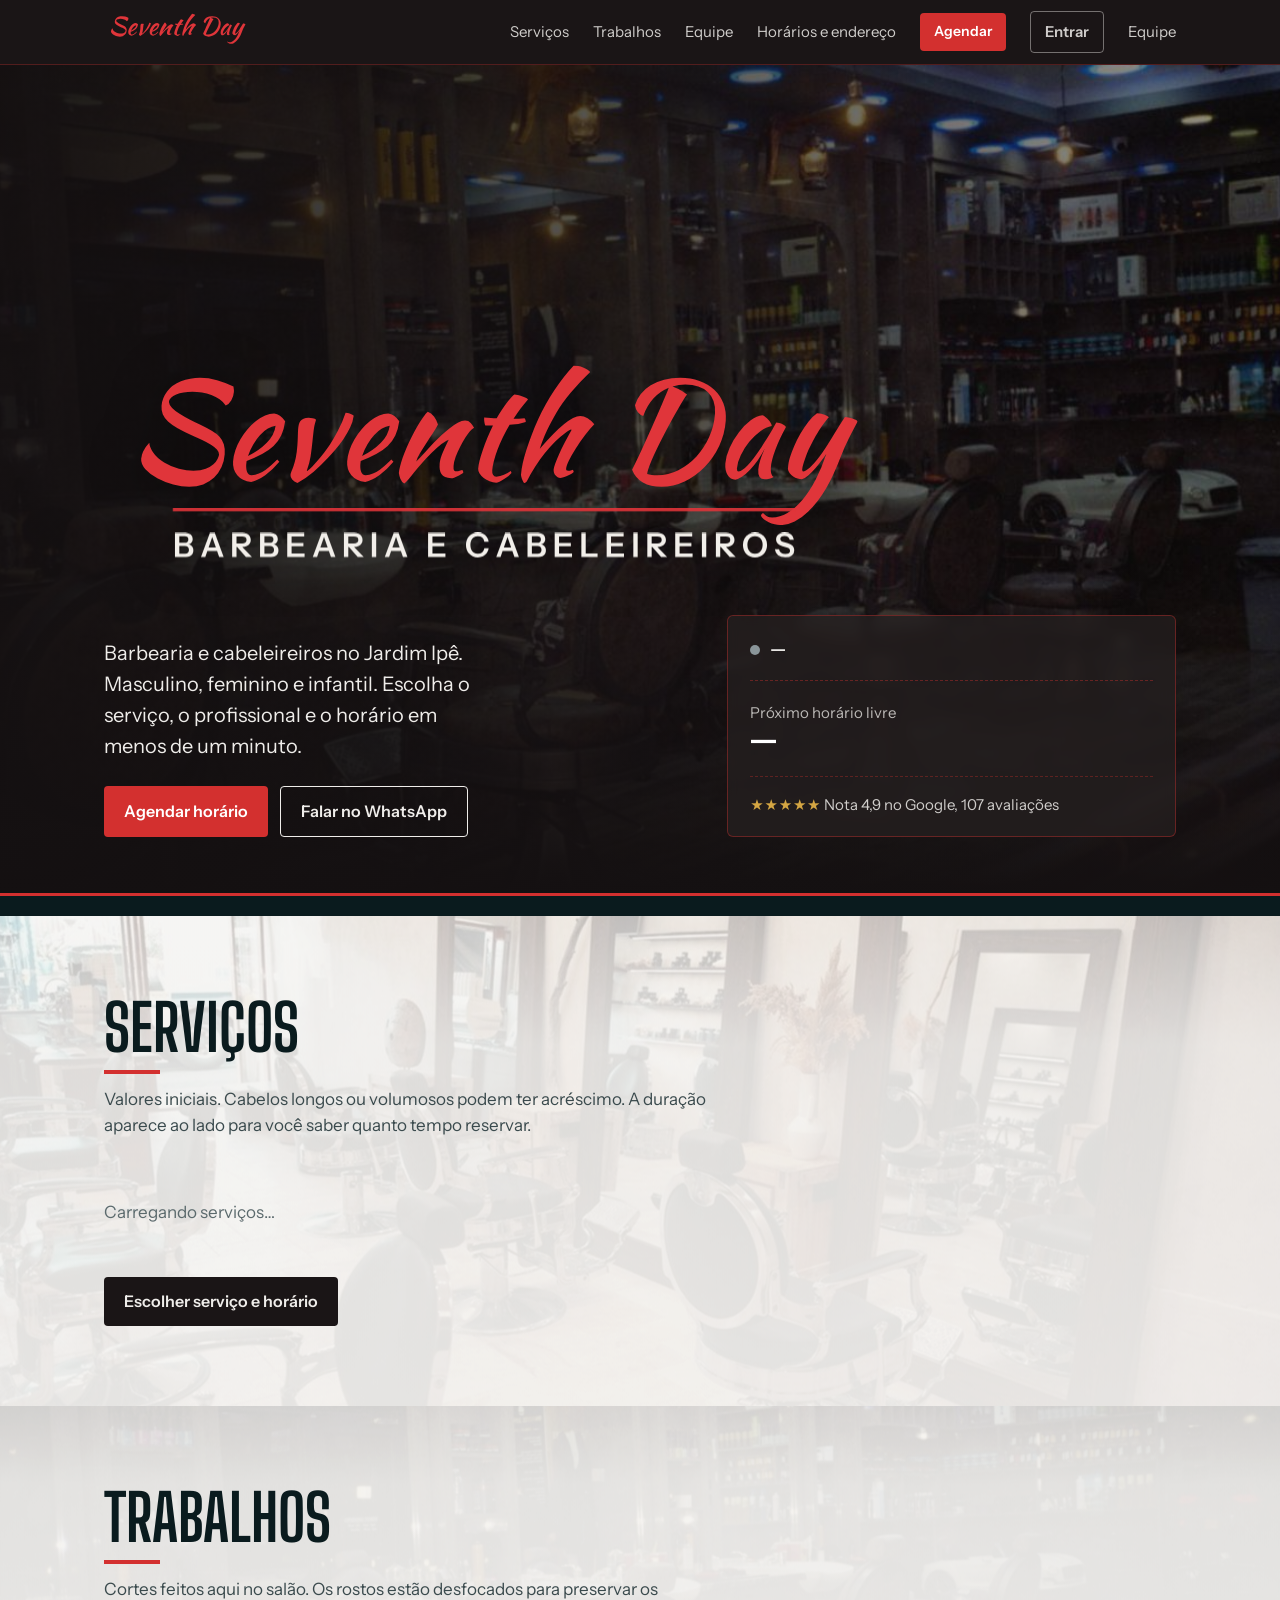
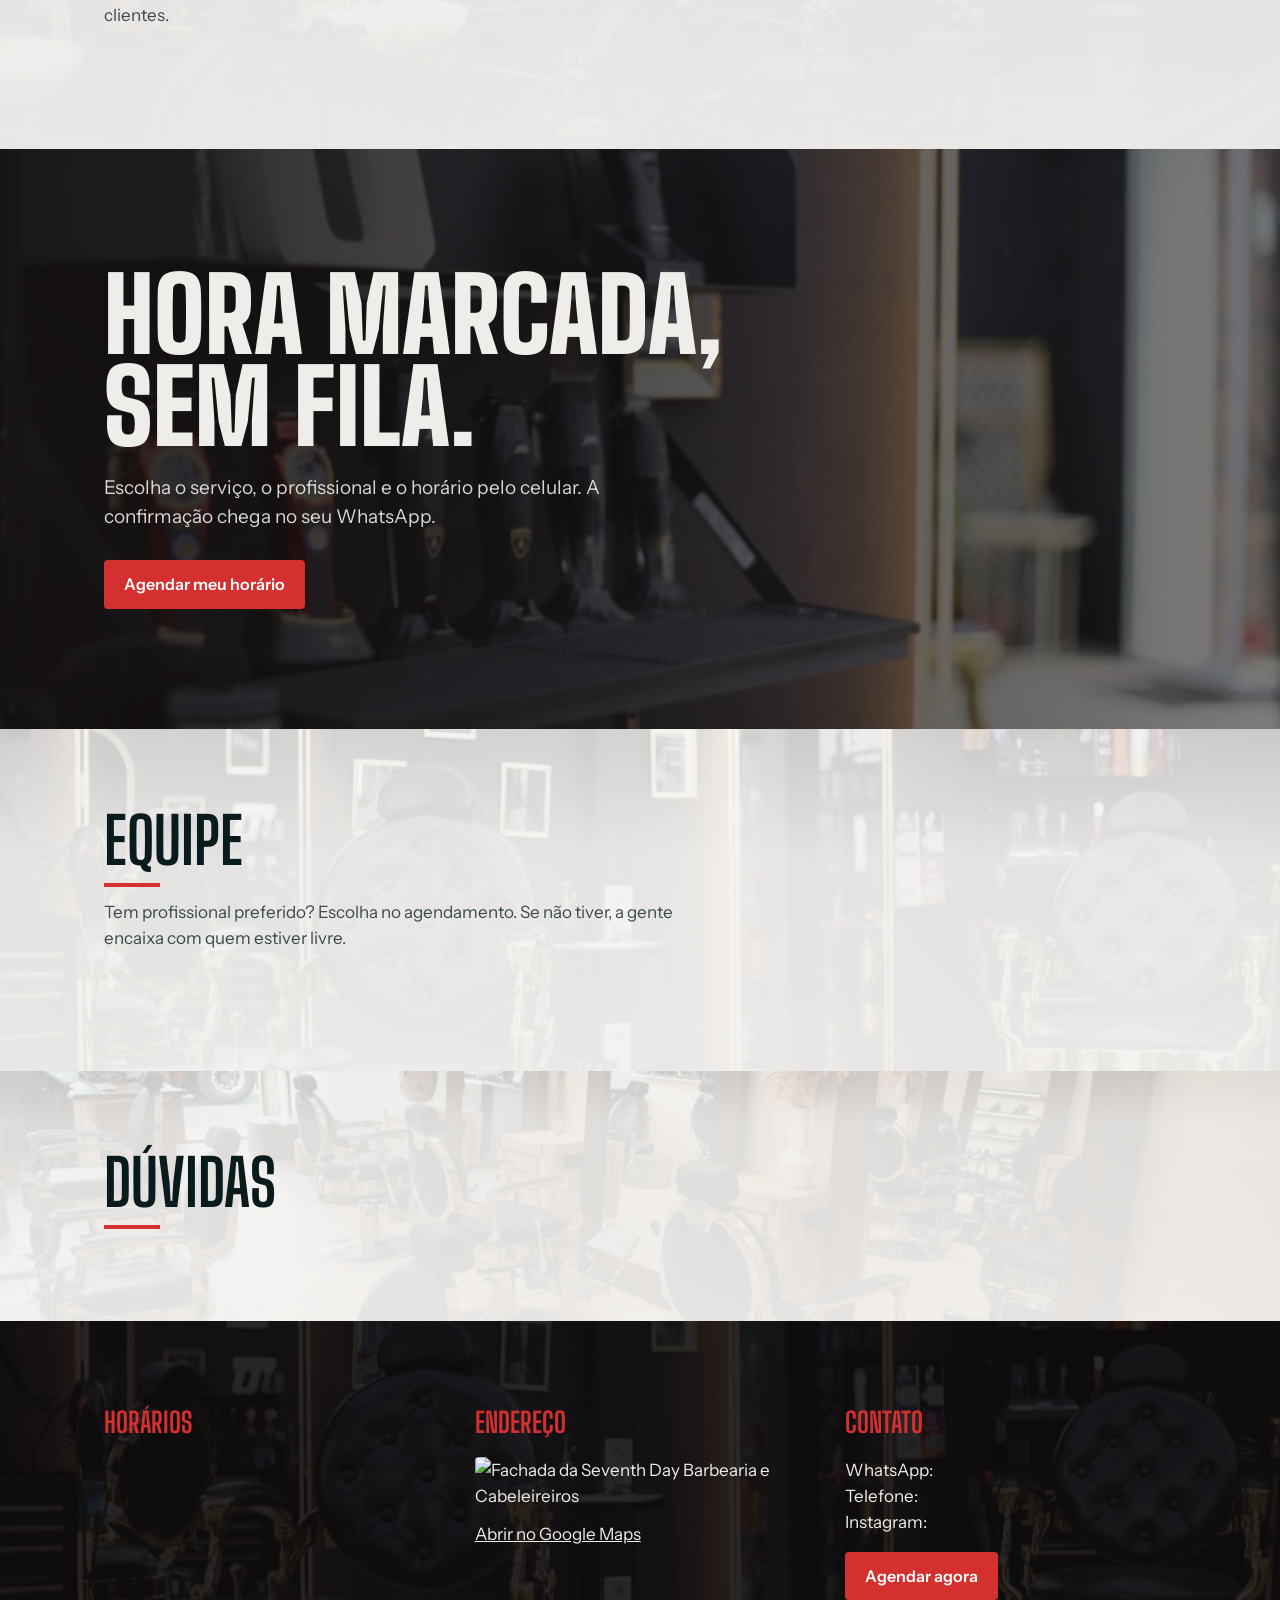
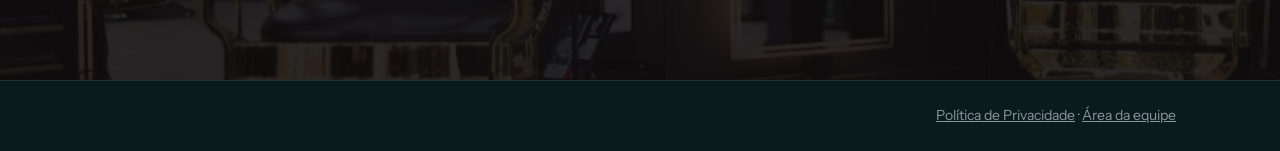
<file: index.html>
<!DOCTYPE html>
<html lang="pt-BR">
<head>
<meta charset="utf-8">
<meta name="viewport" content="width=device-width, initial-scale=1">
<title>Seventh Day Barbearia e Cabeleireiros, Jardim Ipê: agende seu horário</title>
<meta name="description" content="Barbearia e cabeleireiros no Jardim Ipê, São Paulo. Cortes masculinos, femininos e infantis. Agende online com Roque e Lucas.">
<link rel="icon" href="fotos/logo.svg">
<link rel="preconnect" href="https://fonts.googleapis.com">
<link rel="preconnect" href="https://fonts.gstatic.com" crossorigin>
<link href="https://fonts.googleapis.com/css2?family=Big+Shoulders+Display:wght@500;700;900&family=Instrument+Sans:wght@400;500;600&display=swap" rel="stylesheet">
<link rel="stylesheet" href="css/site.css">
<link rel="stylesheet" href="css/conta.css">
</head>
<body>
<div id="site">
  <header class="top">
    <div class="wrap">
      <a class="brand" href="#inicio" id="brandName" aria-label="Seventh Day, início"><svg class="logo-svg" aria-hidden="true" xmlns="http://www.w3.org/2000/svg" viewBox="0 0 681 210">
<g fill="#E0353A" transform="translate(20.0 118) skewX(-4)"><path transform="translate(0.00 0) scale(0.12000 -0.12000)" d="M753 674Q756 657 757.5 650.5Q759 644 759 633Q759 600 744.5 571.5Q730 543 705 531Q685 558 656.0 577.5Q627 597 592.5 609.5Q558 622 521.0 628.0Q484 634 449 634Q414 634 383.5 628.5Q353 623 329.5 613.5Q306 604 292.5 590.0Q279 576 279 558Q282 536 306.0 513.5Q330 491 365.0 469.5Q400 448 442.5 427.0Q485 406 526 387Q577 363 614.0 342.5Q651 322 675.0 297.5Q699 273 711.0 242.0Q723 211 723 167Q723 116 706.0 71.5Q689 27 656.5 -6.0Q624 -39 578.0 -57.5Q532 -76 475 -76Q419 -76 354.0 -59.0Q289 -42 232.5 -12.5Q176 17 138.5 55.5Q101 94 101 137Q101 157 112.5 188.0Q124 219 154 253Q157 223 186.5 182.0Q216 141 275 106Q330 74 388.5 59.5Q447 45 498 45Q554 45 589.0 59.0Q624 73 644.0 92.5Q664 112 672.0 132.0Q680 152 681 164Q680 184 662.5 202.5Q645 221 615.5 238.5Q586 256 547.0 274.0Q508 292 466 310Q403 338 357.5 362.5Q312 387 282.5 412.5Q253 438 239.5 466.0Q226 494 226 530Q226 586 260.0 636.0Q294 686 358 712Q390 726 426.5 732.0Q463 738 498 738Q564 738 627.0 720.0Q690 702 753 674Z"/><path transform="translate(84.24 0) scale(0.12000 -0.12000)" d="M455 414Q451 352 433.0 307.5Q415 263 381.5 229.5Q348 196 300.0 169.0Q252 142 188 117Q188 111 187.5 104.5Q187 98 187 91Q187 78 189.0 64.0Q191 50 196.0 38.0Q201 26 210.0 18.5Q219 11 233 11Q260 11 286.0 23.0Q312 35 335.5 52.5Q359 70 379.5 90.5Q400 111 416 128Q426 119 433 111Q388 51 334.5 11.5Q281 -28 233 -39Q164 -31 125.5 11.5Q87 54 87 114Q87 155 98.5 197.5Q110 240 130.5 279.5Q151 319 178.5 354.0Q206 389 237.5 415.0Q269 441 302.5 456.0Q336 471 369 471Q415 465 455 414ZM386 381Q359 377 330.0 359.0Q301 341 275.5 311.0Q250 281 229.0 241.0Q208 201 196 155Q276 195 329.0 253.5Q382 312 386 381Z"/><path transform="translate(132.72 0) scale(0.12000 -0.12000)" d="M152 354Q152 372 154.5 388.0Q157 404 165.0 415.5Q173 427 187.0 433.5Q201 440 224 440Q238 440 255.5 437.0Q273 434 281 426Q277 409 274.5 396.0Q272 383 270.5 367.5Q269 352 268.0 330.5Q267 309 266 275Q264 207 259.5 153.5Q255 100 239 47Q239 43 242 43Q257 54 276.0 75.0Q295 96 316.0 122.5Q337 149 358.0 179.0Q379 209 397 238Q421 280 450.0 343.0Q479 406 498 478Q504 478 513.5 475.5Q523 473 532.5 469.5Q542 466 549.5 462.0Q557 458 560 455Q558 412 539.5 367.0Q521 322 495.0 280.0Q469 238 440.0 201.0Q411 164 387 137Q339 81 290.5 37.0Q242 -7 175 -48Q149 -38 134.0 -21.5Q119 -5 119 13Q119 25 124.5 40.5Q130 56 137.0 80.5Q144 105 149.5 142.0Q155 179 155 236Q155 269 153.5 302.5Q152 336 152 354Z"/><path transform="translate(186.48 0) scale(0.12000 -0.12000)" d="M455 414Q451 352 433.0 307.5Q415 263 381.5 229.5Q348 196 300.0 169.0Q252 142 188 117Q188 111 187.5 104.5Q187 98 187 91Q187 78 189.0 64.0Q191 50 196.0 38.0Q201 26 210.0 18.5Q219 11 233 11Q260 11 286.0 23.0Q312 35 335.5 52.5Q359 70 379.5 90.5Q400 111 416 128Q426 119 433 111Q388 51 334.5 11.5Q281 -28 233 -39Q164 -31 125.5 11.5Q87 54 87 114Q87 155 98.5 197.5Q110 240 130.5 279.5Q151 319 178.5 354.0Q206 389 237.5 415.0Q269 441 302.5 456.0Q336 471 369 471Q415 465 455 414ZM386 381Q359 377 330.0 359.0Q301 341 275.5 311.0Q250 281 229.0 241.0Q208 201 196 155Q276 195 329.0 253.5Q382 312 386 381Z"/><path transform="translate(234.96 0) scale(0.12000 -0.12000)" d="M259 485Q285 477 308.0 449.5Q331 422 342 389Q331 362 308.0 324.0Q285 286 262.0 246.5Q239 207 220.5 171.5Q202 136 199 113Q215 130 234.5 152.5Q254 175 272.5 197.5Q291 220 307.0 238.5Q323 257 332 266Q351 286 377.0 312.5Q403 339 431.5 362.5Q460 386 489.0 402.5Q518 419 542 419Q568 419 585.5 401.5Q603 384 613 365Q613 363 605.5 359.5Q598 356 584 340Q570 322 552.5 290.5Q535 259 518.5 222.5Q502 186 491.0 148.0Q480 110 480 79Q480 54 486.5 47.0Q493 40 505 40Q516 40 528.0 45.0Q540 50 547 50Q551 48 553.5 41.5Q556 35 556 30Q548 23 537.0 16.0Q526 9 514.0 3.0Q502 -3 490.5 -7.0Q479 -11 470 -11Q441 -11 422.5 -2.5Q404 6 393.5 20.0Q383 34 379.0 53.5Q375 73 375 95Q375 107 377.0 122.0Q379 137 385.0 157.5Q391 178 402.0 206.5Q413 235 430 275Q428 275 403.0 261.0Q378 247 349 218Q302 173 264.5 129.0Q227 85 188 31Q166 0 149.5 -21.5Q133 -43 121 -50Q100 -38 90.0 -16.5Q80 5 75 28Q75 47 80.5 76.0Q86 105 95.5 140.5Q105 176 119.0 215.0Q133 254 150 293Q188 381 219.5 431.0Q251 481 259 485Z"/><path transform="translate(299.76 0) scale(0.12000 -0.12000)" d="M156 383Q151 389 147.0 408.5Q143 428 143 442Q169 440 193.0 438.5Q217 437 237 436Q252 466 269.5 495.5Q287 525 303.5 549.5Q320 574 334.5 591.0Q349 608 357 613Q367 613 382.5 609.5Q398 606 414.0 600.5Q430 595 443.0 589.0Q456 583 461 577Q431 539 409.5 506.5Q388 474 363 432Q383 432 403.5 433.0Q424 434 445 436Q450 431 453.0 423.5Q456 416 456 408Q407 390 337 388Q312 340 292.5 292.5Q273 245 259.5 201.0Q246 157 238.5 118.0Q231 79 231 48Q231 4 264 -1Q294 3 321.0 14.0Q348 25 369 42Q375 33 376 27Q370 18 355.5 6.0Q341 -6 324.0 -17.5Q307 -29 291.0 -37.0Q275 -45 267 -46Q242 -45 217.0 -35.0Q192 -25 171.5 -10.0Q151 5 138.0 23.5Q125 42 125 60Q125 84 131.5 120.5Q138 157 150.0 200.0Q162 243 178.0 290.0Q194 337 213 383Z"/><path transform="translate(342.00 0) scale(0.12000 -0.12000)" d="M96 17Q96 52 103.0 99.5Q110 147 123.5 201.0Q137 255 155.5 314.0Q174 373 197 432Q217 485 243.5 539.0Q270 593 301.0 645.0Q332 697 365.5 744.0Q399 791 433 830Q449 830 467.5 826.0Q486 822 503.5 815.5Q521 809 535.5 800.0Q550 791 559 782Q484 705 424.0 626.5Q364 548 329 479Q310 441 294.5 408.0Q279 375 266.0 342.5Q253 310 242.5 277.5Q232 245 223 209Q415 454 508 454Q534 454 564.0 437.0Q594 420 617 391Q586 357 553.0 309.0Q520 261 492.5 212.5Q465 164 447.5 122.5Q430 81 430 61Q430 51 433.0 47.5Q436 44 446 44Q461 44 470.0 48.0Q479 52 481 52Q486 44 487.0 41.0Q488 38 488 36Q488 32 476.0 24.5Q464 17 447.5 9.5Q431 2 415.0 -4.0Q399 -10 391 -10Q381 -10 371.0 -4.5Q361 1 353.5 10.0Q346 19 341.5 30.0Q337 41 337 53Q337 68 345.5 97.5Q354 127 369.0 166.5Q384 206 405.0 253.0Q426 300 450 349Q450 353 446 353Q443 353 430.5 345.0Q418 337 407 329Q371 302 334.5 262.5Q298 223 263.5 176.0Q229 129 198.5 76.5Q168 24 146 -29Q143 -36 137.0 -42.0Q131 -48 127 -48Q124 -48 118.5 -41.0Q113 -34 108.5 -23.5Q104 -13 100.0 -2.0Q96 9 96 17Z"/><path transform="translate(432.60 0) scale(0.12000 -0.12000)" d="M168 52Q183 85 204.0 137.0Q225 189 248.0 249.5Q271 310 295.0 373.5Q319 437 340.0 494.0Q361 551 376.5 596.0Q392 641 399 665Q336 639 291.0 586.0Q246 533 223 453Q200 461 181.0 481.5Q162 502 156 533Q166 579 193.5 617.0Q221 655 263.0 682.0Q305 709 360.0 723.5Q415 738 478 738Q558 738 625.0 714.5Q692 691 740.0 649.0Q788 607 815.0 548.0Q842 489 842 417Q842 319 806.0 230.0Q770 141 708.5 73.0Q647 5 566.0 -35.5Q485 -76 396 -76Q314 -76 255.5 -43.5Q197 -11 168 52ZM521 688Q471 688 426 674Q470 658 499.0 640.5Q528 623 539 613Q531 602 515.5 574.0Q500 546 479.5 506.0Q459 466 436.0 418.5Q413 371 391 321Q334 194 308.5 121.0Q283 48 283 20Q297 15 317.0 13.0Q337 11 360 11Q441 11 513.5 48.5Q586 86 640.5 149.0Q695 212 726.5 295.5Q758 379 758 471Q758 574 694.0 631.0Q630 688 521 688Z"/><path transform="translate(525.96 0) scale(0.12000 -0.12000)" d="M442 404Q452 404 465.5 400.5Q479 397 490.0 391.5Q501 386 508.5 380.0Q516 374 516 369Q496 327 479.0 284.5Q462 242 450.0 203.0Q438 164 431.5 130.0Q425 96 425 71Q425 43 431.0 24.5Q437 6 451 -2Q439 -10 420.0 -15.0Q401 -20 386 -20Q332 -20 332 54Q332 111 370 210Q350 164 324.0 123.5Q298 83 271.0 52.0Q244 21 216.5 1.5Q189 -18 166 -22Q129 -20 106.0 13.5Q83 47 83 99Q83 155 107.0 217.0Q131 279 168.5 332.0Q206 385 250.0 420.5Q294 456 335 458Q345 455 357.5 446.0Q370 437 381.5 425.0Q393 413 401.0 400.5Q409 388 410 379Q370 373 327.5 340.0Q285 307 250.5 260.5Q216 214 194.0 161.0Q172 108 172 62Q172 43 186 38Q215 44 253.0 87.5Q291 131 345 222Q355 240 367.5 262.0Q380 284 393.0 308.0Q406 332 418.5 356.5Q431 381 442 404Z"/><path transform="translate(582.36 0) scale(0.12000 -0.12000)" d="M473 155Q450 82 427.0 22.0Q404 -38 378.0 -88.5Q352 -139 322.0 -181.5Q292 -224 256 -262Q210 -310 161.0 -335.5Q112 -361 63 -361Q38 -361 13.5 -355.5Q-11 -350 -32.5 -340.5Q-54 -331 -70.5 -318.5Q-87 -306 -94 -292Q-94 -280 -80 -271Q-68 -282 -60.0 -288.0Q-52 -294 -44.5 -298.0Q-37 -302 -28.5 -303.0Q-20 -304 -9 -304Q48 -304 102.5 -270.5Q157 -237 205.5 -175.5Q254 -114 294.0 -26.5Q334 61 362 169Q349 149 330.0 120.0Q311 91 288.0 62.5Q265 34 240.5 11.0Q216 -12 193 -20Q177 -19 159.5 -13.5Q142 -8 126.5 2.0Q111 12 99.0 26.0Q87 40 83 58Q83 87 85.0 104.5Q87 122 92 143Q101 181 118.5 229.0Q136 277 159.5 323.5Q183 370 211.5 410.5Q240 451 271 474Q279 474 291.0 472.5Q303 471 316.0 467.0Q329 463 341.0 457.5Q353 452 362 443Q351 433 314.0 376.0Q277 319 232 212Q227 201 220.0 180.0Q213 159 206.5 136.0Q200 113 195.0 91.0Q190 69 190 56Q190 48 192.5 44.0Q195 40 197 38Q215 41 245.0 67.5Q275 94 313 150Q337 186 357.0 221.5Q377 257 396.5 293.0Q416 329 437.0 367.0Q458 405 482 445Q495 445 510.0 442.0Q525 439 539.0 434.5Q553 430 563.5 424.5Q574 419 579 413Q548 347 521.0 284.0Q494 221 473 155Z"/></g>
<rect x="61.7" y="146" width="557.6" height="3" fill="#E0353A" opacity=".9"/>
<g fill="#F2EFEA" transform="translate(61.7 190)"><path transform="translate(0.00 0) scale(0.03000 -0.03000)" d="M164 0V96H365Q420 96 450.0 126.5Q480 157 480 210Q480 265 448.0 297.0Q416 329 359 329H164V425H350Q404 425 433.0 451.0Q462 477 462 526Q462 574 434.5 599.0Q407 624 354 624H164V720H378Q475 720 533.5 671.5Q592 623 592 540Q592 488 567.5 449.5Q543 411 502.0 390.0Q461 369 409 369L414 390Q469 390 514.0 365.5Q559 341 585.5 297.0Q612 253 612 195Q612 136 584.5 92.0Q557 48 507.5 24.0Q458 0 391 0ZM62 0V720H192V0Z"/><path transform="translate(24.35 0) scale(0.03000 -0.03000)" d="M28 0 293 720H405L156 0ZM571 0 323 720H441L705 0ZM165 283H559V179H165Z"/><path transform="translate(51.34 0) scale(0.03000 -0.03000)" d="M59 0V720H363Q440 720 497.0 694.0Q554 668 584.5 621.0Q615 574 615 511Q615 449 584.5 402.0Q554 355 497.0 329.0Q440 303 363 303H161V402H359Q422 402 455.5 431.0Q489 460 489 511Q489 562 456.0 589.5Q423 617 359 617H189V0ZM471 0 150 368H296L651 0Z"/><path transform="translate(76.26 0) scale(0.03000 -0.03000)" d="M164 0V96H365Q420 96 450.0 126.5Q480 157 480 210Q480 265 448.0 297.0Q416 329 359 329H164V425H350Q404 425 433.0 451.0Q462 477 462 526Q462 574 434.5 599.0Q407 624 354 624H164V720H378Q475 720 533.5 671.5Q592 623 592 540Q592 488 567.5 449.5Q543 411 502.0 390.0Q461 369 409 369L414 390Q469 390 514.0 365.5Q559 341 585.5 297.0Q612 253 612 195Q612 136 584.5 92.0Q557 48 507.5 24.0Q458 0 391 0ZM62 0V720H192V0Z"/><path transform="translate(100.61 0) scale(0.03000 -0.03000)" d="M62 0V720H192V0ZM124 0V103H580V0ZM124 320V421H545V320ZM124 617V720H569V617Z"/><path transform="translate(124.51 0) scale(0.03000 -0.03000)" d="M28 0 293 720H405L156 0ZM571 0 323 720H441L705 0ZM165 283H559V179H165Z"/><path transform="translate(151.50 0) scale(0.03000 -0.03000)" d="M59 0V720H363Q440 720 497.0 694.0Q554 668 584.5 621.0Q615 574 615 511Q615 449 584.5 402.0Q554 355 497.0 329.0Q440 303 363 303H161V402H359Q422 402 455.5 431.0Q489 460 489 511Q489 562 456.0 589.5Q423 617 359 617H189V0ZM471 0 150 368H296L651 0Z"/><path transform="translate(176.42 0) scale(0.03000 -0.03000)" d="M62 0V720H192V0Z"/><path transform="translate(189.04 0) scale(0.03000 -0.03000)" d="M28 0 293 720H405L156 0ZM571 0 323 720H441L705 0ZM165 283H559V179H165Z"/><path transform="translate(226.82 0) scale(0.03000 -0.03000)" d="M62 0V720H192V0ZM124 0V103H580V0ZM124 320V421H545V320ZM124 617V720H569V617Z"/><path transform="translate(261.51 0) scale(0.03000 -0.03000)" d="M391 -10Q314 -10 249.5 17.5Q185 45 137.0 95.0Q89 145 63.0 213.0Q37 281 37 362Q37 443 63.0 510.0Q89 577 136.5 626.5Q184 676 248.5 703.0Q313 730 391 730Q477 730 546.0 696.0Q615 662 659.5 600.5Q704 539 714 456H586Q574 537 521.0 580.5Q468 624 392 624Q325 624 275.0 592.0Q225 560 197.0 501.5Q169 443 169 363Q169 281 197.0 221.5Q225 162 276.0 129.0Q327 96 393 96Q467 96 520.0 139.5Q573 183 587 263H716Q704 181 659.5 119.0Q615 57 546.0 23.5Q477 -10 391 -10Z"/><path transform="translate(288.92 0) scale(0.03000 -0.03000)" d="M28 0 293 720H405L156 0ZM571 0 323 720H441L705 0ZM165 283H559V179H165Z"/><path transform="translate(315.91 0) scale(0.03000 -0.03000)" d="M164 0V96H365Q420 96 450.0 126.5Q480 157 480 210Q480 265 448.0 297.0Q416 329 359 329H164V425H350Q404 425 433.0 451.0Q462 477 462 526Q462 574 434.5 599.0Q407 624 354 624H164V720H378Q475 720 533.5 671.5Q592 623 592 540Q592 488 567.5 449.5Q543 411 502.0 390.0Q461 369 409 369L414 390Q469 390 514.0 365.5Q559 341 585.5 297.0Q612 253 612 195Q612 136 584.5 92.0Q557 48 507.5 24.0Q458 0 391 0ZM62 0V720H192V0Z"/><path transform="translate(340.26 0) scale(0.03000 -0.03000)" d="M62 0V720H192V0ZM124 0V103H580V0ZM124 320V421H545V320ZM124 617V720H569V617Z"/><path transform="translate(364.16 0) scale(0.03000 -0.03000)" d="M62 0V720H192V0ZM124 0V103H546V0Z"/><path transform="translate(386.83 0) scale(0.03000 -0.03000)" d="M62 0V720H192V0ZM124 0V103H580V0ZM124 320V421H545V320ZM124 617V720H569V617Z"/><path transform="translate(410.73 0) scale(0.03000 -0.03000)" d="M62 0V720H192V0Z"/><path transform="translate(423.35 0) scale(0.03000 -0.03000)" d="M59 0V720H363Q440 720 497.0 694.0Q554 668 584.5 621.0Q615 574 615 511Q615 449 584.5 402.0Q554 355 497.0 329.0Q440 303 363 303H161V402H359Q422 402 455.5 431.0Q489 460 489 511Q489 562 456.0 589.5Q423 617 359 617H189V0ZM471 0 150 368H296L651 0Z"/><path transform="translate(448.27 0) scale(0.03000 -0.03000)" d="M62 0V720H192V0ZM124 0V103H580V0ZM124 320V421H545V320ZM124 617V720H569V617Z"/><path transform="translate(472.17 0) scale(0.03000 -0.03000)" d="M62 0V720H192V0Z"/><path transform="translate(484.79 0) scale(0.03000 -0.03000)" d="M59 0V720H363Q440 720 497.0 694.0Q554 668 584.5 621.0Q615 574 615 511Q615 449 584.5 402.0Q554 355 497.0 329.0Q440 303 363 303H161V402H359Q422 402 455.5 431.0Q489 460 489 511Q489 562 456.0 589.5Q423 617 359 617H189V0ZM471 0 150 368H296L651 0Z"/><path transform="translate(509.71 0) scale(0.03000 -0.03000)" d="M397 -10Q319 -10 253.0 17.0Q187 44 138.5 94.0Q90 144 63.5 212.5Q37 281 37 363Q37 472 83.0 554.5Q129 637 210.5 683.5Q292 730 396 730Q502 730 583.5 683.5Q665 637 711.0 554.0Q757 471 757 362Q757 280 730.5 212.0Q704 144 655.5 94.0Q607 44 541.0 17.0Q475 -10 397 -10ZM396 96Q464 96 515.5 130.0Q567 164 596.0 224.5Q625 285 625 364Q625 442 596.5 500.5Q568 559 516.5 591.5Q465 624 396 624Q328 624 276.5 591.5Q225 559 197.0 501.0Q169 443 169 364Q169 284 197.5 224.0Q226 164 277.5 130.0Q329 96 396 96Z"/><path transform="translate(538.53 0) scale(0.03000 -0.03000)" d="M341 -9Q205 -9 124.5 53.5Q44 116 30 230H155Q164 164 214.0 127.5Q264 91 345 91Q412 91 447.5 115.5Q483 140 483 184Q483 223 461.0 247.0Q439 271 387 286L257 325Q158 355 111.5 404.0Q65 453 65 527Q65 589 97.0 635.0Q129 681 187.5 706.0Q246 731 324 731Q444 731 515.5 672.5Q587 614 597 514H472Q461 574 422.0 602.5Q383 631 317 631Q259 631 225.0 608.0Q191 585 191 545Q191 512 211.5 489.0Q232 466 288 449L420 409Q519 380 564.0 330.0Q609 280 609 203Q609 101 538.5 46.0Q468 -9 341 -9Z"/></g></svg></a>
      <nav class="nav">
        <a href="#servicos">Serviços</a>
        <a href="#trabalhos">Trabalhos</a>
        <a href="#equipe">Equipe</a>
        <a href="#contato">Horários e endereço</a>
        <button class="btn btn-brass btn-sm" data-book>Agendar</button>
        <a class="btn btn-ghost btn-sm equipe-link conta-link" href="conta.html" id="contaLink">Entrar</a>
        <a class="equipe-mini" href="admin.html">Equipe</a>
      </nav>
    </div>
  </header>

  <section class="hero" id="inicio">
    <div class="hero-bg" id="heroBg" aria-hidden="true"></div>
    <div class="wrap">
      <h1 class="logo-h"><span class="sr">Seventh Day Barbearia e Cabeleireiros</span><svg class="logo-svg" aria-hidden="true" xmlns="http://www.w3.org/2000/svg" viewBox="0 0 681 210">
<g fill="#E0353A" transform="translate(20.0 118) skewX(-4)"><path transform="translate(0.00 0) scale(0.12000 -0.12000)" d="M753 674Q756 657 757.5 650.5Q759 644 759 633Q759 600 744.5 571.5Q730 543 705 531Q685 558 656.0 577.5Q627 597 592.5 609.5Q558 622 521.0 628.0Q484 634 449 634Q414 634 383.5 628.5Q353 623 329.5 613.5Q306 604 292.5 590.0Q279 576 279 558Q282 536 306.0 513.5Q330 491 365.0 469.5Q400 448 442.5 427.0Q485 406 526 387Q577 363 614.0 342.5Q651 322 675.0 297.5Q699 273 711.0 242.0Q723 211 723 167Q723 116 706.0 71.5Q689 27 656.5 -6.0Q624 -39 578.0 -57.5Q532 -76 475 -76Q419 -76 354.0 -59.0Q289 -42 232.5 -12.5Q176 17 138.5 55.5Q101 94 101 137Q101 157 112.5 188.0Q124 219 154 253Q157 223 186.5 182.0Q216 141 275 106Q330 74 388.5 59.5Q447 45 498 45Q554 45 589.0 59.0Q624 73 644.0 92.5Q664 112 672.0 132.0Q680 152 681 164Q680 184 662.5 202.5Q645 221 615.5 238.5Q586 256 547.0 274.0Q508 292 466 310Q403 338 357.5 362.5Q312 387 282.5 412.5Q253 438 239.5 466.0Q226 494 226 530Q226 586 260.0 636.0Q294 686 358 712Q390 726 426.5 732.0Q463 738 498 738Q564 738 627.0 720.0Q690 702 753 674Z"/><path transform="translate(84.24 0) scale(0.12000 -0.12000)" d="M455 414Q451 352 433.0 307.5Q415 263 381.5 229.5Q348 196 300.0 169.0Q252 142 188 117Q188 111 187.5 104.5Q187 98 187 91Q187 78 189.0 64.0Q191 50 196.0 38.0Q201 26 210.0 18.5Q219 11 233 11Q260 11 286.0 23.0Q312 35 335.5 52.5Q359 70 379.5 90.5Q400 111 416 128Q426 119 433 111Q388 51 334.5 11.5Q281 -28 233 -39Q164 -31 125.5 11.5Q87 54 87 114Q87 155 98.5 197.5Q110 240 130.5 279.5Q151 319 178.5 354.0Q206 389 237.5 415.0Q269 441 302.5 456.0Q336 471 369 471Q415 465 455 414ZM386 381Q359 377 330.0 359.0Q301 341 275.5 311.0Q250 281 229.0 241.0Q208 201 196 155Q276 195 329.0 253.5Q382 312 386 381Z"/><path transform="translate(132.72 0) scale(0.12000 -0.12000)" d="M152 354Q152 372 154.5 388.0Q157 404 165.0 415.5Q173 427 187.0 433.5Q201 440 224 440Q238 440 255.5 437.0Q273 434 281 426Q277 409 274.5 396.0Q272 383 270.5 367.5Q269 352 268.0 330.5Q267 309 266 275Q264 207 259.5 153.5Q255 100 239 47Q239 43 242 43Q257 54 276.0 75.0Q295 96 316.0 122.5Q337 149 358.0 179.0Q379 209 397 238Q421 280 450.0 343.0Q479 406 498 478Q504 478 513.5 475.5Q523 473 532.5 469.5Q542 466 549.5 462.0Q557 458 560 455Q558 412 539.5 367.0Q521 322 495.0 280.0Q469 238 440.0 201.0Q411 164 387 137Q339 81 290.5 37.0Q242 -7 175 -48Q149 -38 134.0 -21.5Q119 -5 119 13Q119 25 124.5 40.5Q130 56 137.0 80.5Q144 105 149.5 142.0Q155 179 155 236Q155 269 153.5 302.5Q152 336 152 354Z"/><path transform="translate(186.48 0) scale(0.12000 -0.12000)" d="M455 414Q451 352 433.0 307.5Q415 263 381.5 229.5Q348 196 300.0 169.0Q252 142 188 117Q188 111 187.5 104.5Q187 98 187 91Q187 78 189.0 64.0Q191 50 196.0 38.0Q201 26 210.0 18.5Q219 11 233 11Q260 11 286.0 23.0Q312 35 335.5 52.5Q359 70 379.5 90.5Q400 111 416 128Q426 119 433 111Q388 51 334.5 11.5Q281 -28 233 -39Q164 -31 125.5 11.5Q87 54 87 114Q87 155 98.5 197.5Q110 240 130.5 279.5Q151 319 178.5 354.0Q206 389 237.5 415.0Q269 441 302.5 456.0Q336 471 369 471Q415 465 455 414ZM386 381Q359 377 330.0 359.0Q301 341 275.5 311.0Q250 281 229.0 241.0Q208 201 196 155Q276 195 329.0 253.5Q382 312 386 381Z"/><path transform="translate(234.96 0) scale(0.12000 -0.12000)" d="M259 485Q285 477 308.0 449.5Q331 422 342 389Q331 362 308.0 324.0Q285 286 262.0 246.5Q239 207 220.5 171.5Q202 136 199 113Q215 130 234.5 152.5Q254 175 272.5 197.5Q291 220 307.0 238.5Q323 257 332 266Q351 286 377.0 312.5Q403 339 431.5 362.5Q460 386 489.0 402.5Q518 419 542 419Q568 419 585.5 401.5Q603 384 613 365Q613 363 605.5 359.5Q598 356 584 340Q570 322 552.5 290.5Q535 259 518.5 222.5Q502 186 491.0 148.0Q480 110 480 79Q480 54 486.5 47.0Q493 40 505 40Q516 40 528.0 45.0Q540 50 547 50Q551 48 553.5 41.5Q556 35 556 30Q548 23 537.0 16.0Q526 9 514.0 3.0Q502 -3 490.5 -7.0Q479 -11 470 -11Q441 -11 422.5 -2.5Q404 6 393.5 20.0Q383 34 379.0 53.5Q375 73 375 95Q375 107 377.0 122.0Q379 137 385.0 157.5Q391 178 402.0 206.5Q413 235 430 275Q428 275 403.0 261.0Q378 247 349 218Q302 173 264.5 129.0Q227 85 188 31Q166 0 149.5 -21.5Q133 -43 121 -50Q100 -38 90.0 -16.5Q80 5 75 28Q75 47 80.5 76.0Q86 105 95.5 140.5Q105 176 119.0 215.0Q133 254 150 293Q188 381 219.5 431.0Q251 481 259 485Z"/><path transform="translate(299.76 0) scale(0.12000 -0.12000)" d="M156 383Q151 389 147.0 408.5Q143 428 143 442Q169 440 193.0 438.5Q217 437 237 436Q252 466 269.5 495.5Q287 525 303.5 549.5Q320 574 334.5 591.0Q349 608 357 613Q367 613 382.5 609.5Q398 606 414.0 600.5Q430 595 443.0 589.0Q456 583 461 577Q431 539 409.5 506.5Q388 474 363 432Q383 432 403.5 433.0Q424 434 445 436Q450 431 453.0 423.5Q456 416 456 408Q407 390 337 388Q312 340 292.5 292.5Q273 245 259.5 201.0Q246 157 238.5 118.0Q231 79 231 48Q231 4 264 -1Q294 3 321.0 14.0Q348 25 369 42Q375 33 376 27Q370 18 355.5 6.0Q341 -6 324.0 -17.5Q307 -29 291.0 -37.0Q275 -45 267 -46Q242 -45 217.0 -35.0Q192 -25 171.5 -10.0Q151 5 138.0 23.5Q125 42 125 60Q125 84 131.5 120.5Q138 157 150.0 200.0Q162 243 178.0 290.0Q194 337 213 383Z"/><path transform="translate(342.00 0) scale(0.12000 -0.12000)" d="M96 17Q96 52 103.0 99.5Q110 147 123.5 201.0Q137 255 155.5 314.0Q174 373 197 432Q217 485 243.5 539.0Q270 593 301.0 645.0Q332 697 365.5 744.0Q399 791 433 830Q449 830 467.5 826.0Q486 822 503.5 815.5Q521 809 535.5 800.0Q550 791 559 782Q484 705 424.0 626.5Q364 548 329 479Q310 441 294.5 408.0Q279 375 266.0 342.5Q253 310 242.5 277.5Q232 245 223 209Q415 454 508 454Q534 454 564.0 437.0Q594 420 617 391Q586 357 553.0 309.0Q520 261 492.5 212.5Q465 164 447.5 122.5Q430 81 430 61Q430 51 433.0 47.5Q436 44 446 44Q461 44 470.0 48.0Q479 52 481 52Q486 44 487.0 41.0Q488 38 488 36Q488 32 476.0 24.5Q464 17 447.5 9.5Q431 2 415.0 -4.0Q399 -10 391 -10Q381 -10 371.0 -4.5Q361 1 353.5 10.0Q346 19 341.5 30.0Q337 41 337 53Q337 68 345.5 97.5Q354 127 369.0 166.5Q384 206 405.0 253.0Q426 300 450 349Q450 353 446 353Q443 353 430.5 345.0Q418 337 407 329Q371 302 334.5 262.5Q298 223 263.5 176.0Q229 129 198.5 76.5Q168 24 146 -29Q143 -36 137.0 -42.0Q131 -48 127 -48Q124 -48 118.5 -41.0Q113 -34 108.5 -23.5Q104 -13 100.0 -2.0Q96 9 96 17Z"/><path transform="translate(432.60 0) scale(0.12000 -0.12000)" d="M168 52Q183 85 204.0 137.0Q225 189 248.0 249.5Q271 310 295.0 373.5Q319 437 340.0 494.0Q361 551 376.5 596.0Q392 641 399 665Q336 639 291.0 586.0Q246 533 223 453Q200 461 181.0 481.5Q162 502 156 533Q166 579 193.5 617.0Q221 655 263.0 682.0Q305 709 360.0 723.5Q415 738 478 738Q558 738 625.0 714.5Q692 691 740.0 649.0Q788 607 815.0 548.0Q842 489 842 417Q842 319 806.0 230.0Q770 141 708.5 73.0Q647 5 566.0 -35.5Q485 -76 396 -76Q314 -76 255.5 -43.5Q197 -11 168 52ZM521 688Q471 688 426 674Q470 658 499.0 640.5Q528 623 539 613Q531 602 515.5 574.0Q500 546 479.5 506.0Q459 466 436.0 418.5Q413 371 391 321Q334 194 308.5 121.0Q283 48 283 20Q297 15 317.0 13.0Q337 11 360 11Q441 11 513.5 48.5Q586 86 640.5 149.0Q695 212 726.5 295.5Q758 379 758 471Q758 574 694.0 631.0Q630 688 521 688Z"/><path transform="translate(525.96 0) scale(0.12000 -0.12000)" d="M442 404Q452 404 465.5 400.5Q479 397 490.0 391.5Q501 386 508.5 380.0Q516 374 516 369Q496 327 479.0 284.5Q462 242 450.0 203.0Q438 164 431.5 130.0Q425 96 425 71Q425 43 431.0 24.5Q437 6 451 -2Q439 -10 420.0 -15.0Q401 -20 386 -20Q332 -20 332 54Q332 111 370 210Q350 164 324.0 123.5Q298 83 271.0 52.0Q244 21 216.5 1.5Q189 -18 166 -22Q129 -20 106.0 13.5Q83 47 83 99Q83 155 107.0 217.0Q131 279 168.5 332.0Q206 385 250.0 420.5Q294 456 335 458Q345 455 357.5 446.0Q370 437 381.5 425.0Q393 413 401.0 400.5Q409 388 410 379Q370 373 327.5 340.0Q285 307 250.5 260.5Q216 214 194.0 161.0Q172 108 172 62Q172 43 186 38Q215 44 253.0 87.5Q291 131 345 222Q355 240 367.5 262.0Q380 284 393.0 308.0Q406 332 418.5 356.5Q431 381 442 404Z"/><path transform="translate(582.36 0) scale(0.12000 -0.12000)" d="M473 155Q450 82 427.0 22.0Q404 -38 378.0 -88.5Q352 -139 322.0 -181.5Q292 -224 256 -262Q210 -310 161.0 -335.5Q112 -361 63 -361Q38 -361 13.5 -355.5Q-11 -350 -32.5 -340.5Q-54 -331 -70.5 -318.5Q-87 -306 -94 -292Q-94 -280 -80 -271Q-68 -282 -60.0 -288.0Q-52 -294 -44.5 -298.0Q-37 -302 -28.5 -303.0Q-20 -304 -9 -304Q48 -304 102.5 -270.5Q157 -237 205.5 -175.5Q254 -114 294.0 -26.5Q334 61 362 169Q349 149 330.0 120.0Q311 91 288.0 62.5Q265 34 240.5 11.0Q216 -12 193 -20Q177 -19 159.5 -13.5Q142 -8 126.5 2.0Q111 12 99.0 26.0Q87 40 83 58Q83 87 85.0 104.5Q87 122 92 143Q101 181 118.5 229.0Q136 277 159.5 323.5Q183 370 211.5 410.5Q240 451 271 474Q279 474 291.0 472.5Q303 471 316.0 467.0Q329 463 341.0 457.5Q353 452 362 443Q351 433 314.0 376.0Q277 319 232 212Q227 201 220.0 180.0Q213 159 206.5 136.0Q200 113 195.0 91.0Q190 69 190 56Q190 48 192.5 44.0Q195 40 197 38Q215 41 245.0 67.5Q275 94 313 150Q337 186 357.0 221.5Q377 257 396.5 293.0Q416 329 437.0 367.0Q458 405 482 445Q495 445 510.0 442.0Q525 439 539.0 434.5Q553 430 563.5 424.5Q574 419 579 413Q548 347 521.0 284.0Q494 221 473 155Z"/></g>
<rect x="61.7" y="146" width="557.6" height="3" fill="#E0353A" opacity=".9"/>
<g fill="#F2EFEA" transform="translate(61.7 190)"><path transform="translate(0.00 0) scale(0.03000 -0.03000)" d="M164 0V96H365Q420 96 450.0 126.5Q480 157 480 210Q480 265 448.0 297.0Q416 329 359 329H164V425H350Q404 425 433.0 451.0Q462 477 462 526Q462 574 434.5 599.0Q407 624 354 624H164V720H378Q475 720 533.5 671.5Q592 623 592 540Q592 488 567.5 449.5Q543 411 502.0 390.0Q461 369 409 369L414 390Q469 390 514.0 365.5Q559 341 585.5 297.0Q612 253 612 195Q612 136 584.5 92.0Q557 48 507.5 24.0Q458 0 391 0ZM62 0V720H192V0Z"/><path transform="translate(24.35 0) scale(0.03000 -0.03000)" d="M28 0 293 720H405L156 0ZM571 0 323 720H441L705 0ZM165 283H559V179H165Z"/><path transform="translate(51.34 0) scale(0.03000 -0.03000)" d="M59 0V720H363Q440 720 497.0 694.0Q554 668 584.5 621.0Q615 574 615 511Q615 449 584.5 402.0Q554 355 497.0 329.0Q440 303 363 303H161V402H359Q422 402 455.5 431.0Q489 460 489 511Q489 562 456.0 589.5Q423 617 359 617H189V0ZM471 0 150 368H296L651 0Z"/><path transform="translate(76.26 0) scale(0.03000 -0.03000)" d="M164 0V96H365Q420 96 450.0 126.5Q480 157 480 210Q480 265 448.0 297.0Q416 329 359 329H164V425H350Q404 425 433.0 451.0Q462 477 462 526Q462 574 434.5 599.0Q407 624 354 624H164V720H378Q475 720 533.5 671.5Q592 623 592 540Q592 488 567.5 449.5Q543 411 502.0 390.0Q461 369 409 369L414 390Q469 390 514.0 365.5Q559 341 585.5 297.0Q612 253 612 195Q612 136 584.5 92.0Q557 48 507.5 24.0Q458 0 391 0ZM62 0V720H192V0Z"/><path transform="translate(100.61 0) scale(0.03000 -0.03000)" d="M62 0V720H192V0ZM124 0V103H580V0ZM124 320V421H545V320ZM124 617V720H569V617Z"/><path transform="translate(124.51 0) scale(0.03000 -0.03000)" d="M28 0 293 720H405L156 0ZM571 0 323 720H441L705 0ZM165 283H559V179H165Z"/><path transform="translate(151.50 0) scale(0.03000 -0.03000)" d="M59 0V720H363Q440 720 497.0 694.0Q554 668 584.5 621.0Q615 574 615 511Q615 449 584.5 402.0Q554 355 497.0 329.0Q440 303 363 303H161V402H359Q422 402 455.5 431.0Q489 460 489 511Q489 562 456.0 589.5Q423 617 359 617H189V0ZM471 0 150 368H296L651 0Z"/><path transform="translate(176.42 0) scale(0.03000 -0.03000)" d="M62 0V720H192V0Z"/><path transform="translate(189.04 0) scale(0.03000 -0.03000)" d="M28 0 293 720H405L156 0ZM571 0 323 720H441L705 0ZM165 283H559V179H165Z"/><path transform="translate(226.82 0) scale(0.03000 -0.03000)" d="M62 0V720H192V0ZM124 0V103H580V0ZM124 320V421H545V320ZM124 617V720H569V617Z"/><path transform="translate(261.51 0) scale(0.03000 -0.03000)" d="M391 -10Q314 -10 249.5 17.5Q185 45 137.0 95.0Q89 145 63.0 213.0Q37 281 37 362Q37 443 63.0 510.0Q89 577 136.5 626.5Q184 676 248.5 703.0Q313 730 391 730Q477 730 546.0 696.0Q615 662 659.5 600.5Q704 539 714 456H586Q574 537 521.0 580.5Q468 624 392 624Q325 624 275.0 592.0Q225 560 197.0 501.5Q169 443 169 363Q169 281 197.0 221.5Q225 162 276.0 129.0Q327 96 393 96Q467 96 520.0 139.5Q573 183 587 263H716Q704 181 659.5 119.0Q615 57 546.0 23.5Q477 -10 391 -10Z"/><path transform="translate(288.92 0) scale(0.03000 -0.03000)" d="M28 0 293 720H405L156 0ZM571 0 323 720H441L705 0ZM165 283H559V179H165Z"/><path transform="translate(315.91 0) scale(0.03000 -0.03000)" d="M164 0V96H365Q420 96 450.0 126.5Q480 157 480 210Q480 265 448.0 297.0Q416 329 359 329H164V425H350Q404 425 433.0 451.0Q462 477 462 526Q462 574 434.5 599.0Q407 624 354 624H164V720H378Q475 720 533.5 671.5Q592 623 592 540Q592 488 567.5 449.5Q543 411 502.0 390.0Q461 369 409 369L414 390Q469 390 514.0 365.5Q559 341 585.5 297.0Q612 253 612 195Q612 136 584.5 92.0Q557 48 507.5 24.0Q458 0 391 0ZM62 0V720H192V0Z"/><path transform="translate(340.26 0) scale(0.03000 -0.03000)" d="M62 0V720H192V0ZM124 0V103H580V0ZM124 320V421H545V320ZM124 617V720H569V617Z"/><path transform="translate(364.16 0) scale(0.03000 -0.03000)" d="M62 0V720H192V0ZM124 0V103H546V0Z"/><path transform="translate(386.83 0) scale(0.03000 -0.03000)" d="M62 0V720H192V0ZM124 0V103H580V0ZM124 320V421H545V320ZM124 617V720H569V617Z"/><path transform="translate(410.73 0) scale(0.03000 -0.03000)" d="M62 0V720H192V0Z"/><path transform="translate(423.35 0) scale(0.03000 -0.03000)" d="M59 0V720H363Q440 720 497.0 694.0Q554 668 584.5 621.0Q615 574 615 511Q615 449 584.5 402.0Q554 355 497.0 329.0Q440 303 363 303H161V402H359Q422 402 455.5 431.0Q489 460 489 511Q489 562 456.0 589.5Q423 617 359 617H189V0ZM471 0 150 368H296L651 0Z"/><path transform="translate(448.27 0) scale(0.03000 -0.03000)" d="M62 0V720H192V0ZM124 0V103H580V0ZM124 320V421H545V320ZM124 617V720H569V617Z"/><path transform="translate(472.17 0) scale(0.03000 -0.03000)" d="M62 0V720H192V0Z"/><path transform="translate(484.79 0) scale(0.03000 -0.03000)" d="M59 0V720H363Q440 720 497.0 694.0Q554 668 584.5 621.0Q615 574 615 511Q615 449 584.5 402.0Q554 355 497.0 329.0Q440 303 363 303H161V402H359Q422 402 455.5 431.0Q489 460 489 511Q489 562 456.0 589.5Q423 617 359 617H189V0ZM471 0 150 368H296L651 0Z"/><path transform="translate(509.71 0) scale(0.03000 -0.03000)" d="M397 -10Q319 -10 253.0 17.0Q187 44 138.5 94.0Q90 144 63.5 212.5Q37 281 37 363Q37 472 83.0 554.5Q129 637 210.5 683.5Q292 730 396 730Q502 730 583.5 683.5Q665 637 711.0 554.0Q757 471 757 362Q757 280 730.5 212.0Q704 144 655.5 94.0Q607 44 541.0 17.0Q475 -10 397 -10ZM396 96Q464 96 515.5 130.0Q567 164 596.0 224.5Q625 285 625 364Q625 442 596.5 500.5Q568 559 516.5 591.5Q465 624 396 624Q328 624 276.5 591.5Q225 559 197.0 501.0Q169 443 169 364Q169 284 197.5 224.0Q226 164 277.5 130.0Q329 96 396 96Z"/><path transform="translate(538.53 0) scale(0.03000 -0.03000)" d="M341 -9Q205 -9 124.5 53.5Q44 116 30 230H155Q164 164 214.0 127.5Q264 91 345 91Q412 91 447.5 115.5Q483 140 483 184Q483 223 461.0 247.0Q439 271 387 286L257 325Q158 355 111.5 404.0Q65 453 65 527Q65 589 97.0 635.0Q129 681 187.5 706.0Q246 731 324 731Q444 731 515.5 672.5Q587 614 597 514H472Q461 574 422.0 602.5Q383 631 317 631Q259 631 225.0 608.0Q191 585 191 545Q191 512 211.5 489.0Q232 466 288 449L420 409Q519 380 564.0 330.0Q609 280 609 203Q609 101 538.5 46.0Q468 -9 341 -9Z"/></g></svg></h1>
      <div class="hero-row">
        <div>
          <p class="lead" id="heroLead">Barbearia e cabeleireiros no Jardim Ipê. Masculino, feminino e infantil. Escolha o serviço, o profissional e o horário em menos de um minuto.</p>
          <div class="ctas">
            <button class="btn btn-brass" data-book>Agendar horário</button>
            <a class="btn btn-ghost" id="waHero" href="#" target="_blank" rel="noopener">Falar no WhatsApp</a>
          </div>
        </div>
        <div class="ticket" aria-live="polite">
          <div class="status"><span class="dot" id="statusDot"></span><span id="statusText">—</span></div>
          <div class="sub" id="statusSub"></div>
          <div class="next">
            <div class="sub">Próximo horário livre</div>
            <b id="nextSlot">—</b>
            <div class="sub" id="nextSlotWho"></div>
          </div>
          <a class="rating" id="rating" href="#" target="_blank" rel="noopener"><b>★★★★★</b> Nota 4,9 no Google, 107 avaliações</a>
        </div>
      </div>
    </div>
    
  </section>

  <div class="marquee" aria-hidden="true"><div class="track" id="marquee"></div></div>

  <section class="block lit" id="servicos">
    <div class="lit-bg" data-bg="claro" aria-hidden="true"></div>
    <div class="wrap">
      <h2>Serviços</h2>
      <p class="intro">Valores iniciais. Cabelos longos ou volumosos podem ter acréscimo. A duração aparece ao lado para você saber quanto tempo reservar.</p>
      <div class="menu" id="menu"><p class="loading">Carregando serviços…</p></div>
      <div style="margin-top:32px"><button class="btn btn-dark" data-book>Escolher serviço e horário</button></div>
    </div>
  </section>

  <section class="block lit" id="trabalhos">
    <div class="lit-bg" data-bg="interior" aria-hidden="true"></div>
    <div class="wrap">
      <h2>Trabalhos</h2>
      <p class="intro">Cortes feitos aqui no salão. Os rostos estão desfocados para preservar os clientes.</p>
      <div class="gallery" id="gallery"></div>
    </div>
  </section>

  <section class="band" id="faixa">
    <div class="band-bg" id="bandBg" aria-hidden="true"></div>
    <div class="wrap band-in">
      <p class="band-t">Hora marcada,<br>sem fila.</p>
      <p class="band-s">Escolha o serviço, o profissional e o horário pelo celular. A confirmação chega no seu WhatsApp.</p>
      <button class="btn btn-brass" data-book>Agendar meu horário</button>
    </div>
  </section>

  <section class="block lit" id="equipe">
    <div class="lit-bg" data-bg="cadeiras" aria-hidden="true"></div>
    <div class="wrap">
      <h2>Equipe</h2>
      <p class="intro">Tem profissional preferido? Escolha no agendamento. Se não tiver, a gente encaixa com quem estiver livre.</p>
      <div class="team" id="team"></div>
    </div>
  </section>

  <section class="block avals hidden" id="avaliacoes">
    <div class="wrap">
      <h2>Quem cortou, conta</h2>
      <div class="avresumo" id="avResumo"></div>
      <div class="avgrid" id="avGrid"></div>
    </div>
  </section>

  <section class="block lit" id="duvidas">
    <div class="lit-bg" data-bg="claro" aria-hidden="true"></div>
    <div class="wrap">
      <h2>Dúvidas</h2>
      <div class="faq" id="faq"></div>
    </div>
  </section>

  <section class="block info" id="contato">
    <div class="info-bg" id="infoBg" aria-hidden="true"></div>
    <div class="wrap info-grid">
      <div>
        <h3>Horários</h3>
        <div class="hours" id="hours"></div>
      </div>
      <div>
        <h3>Endereço</h3>
        <img id="fachada" class="fachada" alt="Fachada da Seventh Day Barbearia e Cabeleireiros">
        <p id="addr"></p>
        <p style="margin-top:12px"><a id="mapLink" href="#" target="_blank" rel="noopener">Abrir no Google Maps</a></p>
      </div>
      <div>
        <h3>Contato</h3>
        <p>WhatsApp: <span id="phoneTxt"></span></p>
        <p>Telefone: <span id="fixoTxt"></span></p>
        <p>Instagram: <a id="igLink" href="#" target="_blank" rel="noopener"></a></p>
        <p style="margin-top:16px"><button class="btn btn-brass" data-book>Agendar agora</button></p>
      </div>
    </div>
  </section>
  <footer><div class="wrap"><span id="footName"></span><span><a href="privacidade.html" style="color:var(--steel)">Política de Privacidade</a> · <a href="admin.html" style="color:var(--steel)">Área da equipe</a></span></div></footer>
</div>

<!-- booking drawer -->
<div class="overlay hidden" id="bookOverlay" role="dialog" aria-modal="true" aria-labelledby="bookTitle">
  <div class="drawer">
    <header><h3 id="bookTitle">Agendar</h3><button class="close" id="bookClose" aria-label="Fechar">×</button></header>
    <div class="steps" id="stepsBar"><span></span><span></span><span></span><span></span></div>
    <div class="dbody" id="bookBody"></div>
    <div class="dfoot" id="bookFoot"></div>
  </div>
</div>

<div class="modal hidden" id="modal"><div class="box" id="modalBox"></div></div>
<div class="toast hidden" id="toast"></div>
<script src="js/vendor/supabase.js" integrity="sha384-uteMfOloLDGt042uDz+xHGF3ym63/WQ6rFq7murQRG8Ih7QrXGEGNtWd8688sb4O"></script>
<script src="js/config.js"></script>
<script src="js/site.js"></script>
</body>
</html>
</file>
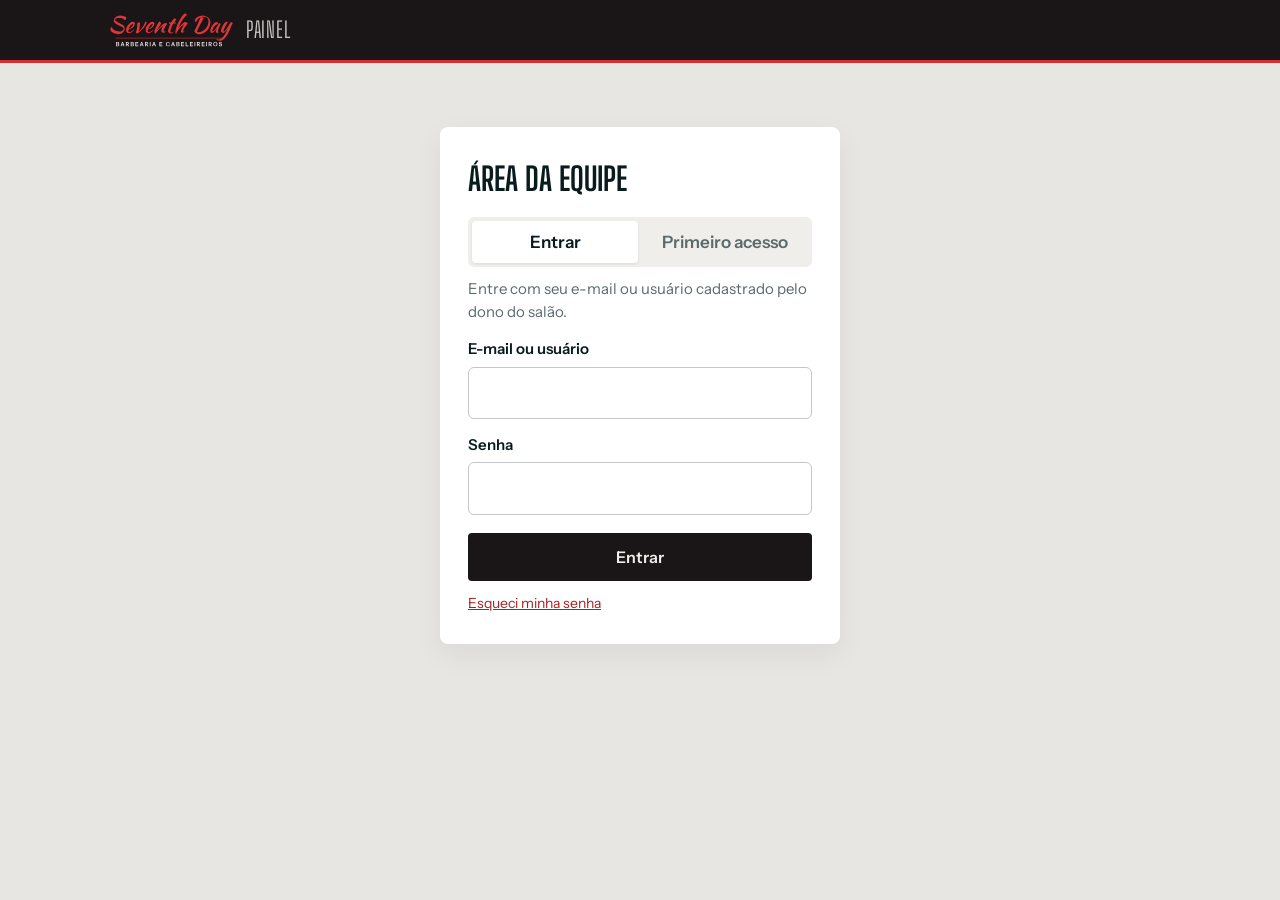
<file: admin.html>
<!DOCTYPE html>
<html lang="pt-BR">
<head>
<meta charset="utf-8">
<meta name="viewport" content="width=device-width, initial-scale=1">
<meta name="robots" content="noindex">
<title>Painel · Seventh Day</title>
<link rel="icon" href="fotos/logo.svg">
<link rel="preconnect" href="https://fonts.googleapis.com">
<link rel="preconnect" href="https://fonts.gstatic.com" crossorigin>
<link href="https://fonts.googleapis.com/css2?family=Big+Shoulders+Display:wght@500;700;900&family=Instrument+Sans:wght@400;500;600&display=swap" rel="stylesheet">
<link rel="stylesheet" href="css/site.css">
<link rel="stylesheet" href="css/admin.css?v=6">
</head>
<body class="adm">
<header class="abar">
  <div class="wrap">
    <a class="abrand" href="index.html"><img src="fotos/logo.svg" alt="Seventh Day"><span>Painel</span></a>
    <div class="auser hidden" id="userBox"><span id="userName"></span><button class="btn btn-ghost btn-sm" id="logout">Sair</button></div>
  </div>
</header>

<!-- login -->
<main class="wrap hidden" id="login">
  <div class="gate">
    <h3>Área da equipe</h3>
    <div class="tabs-mini" role="tablist">
      <button class="on" data-mode="entrar">Entrar</button>
      <button data-mode="criar">Primeiro acesso</button>
    </div>
    <p class="hint" id="loginHint">Entre com seu e-mail ou usuário cadastrado pelo dono do salão.</p>
    <label for="lEmail" id="lEmailLbl">E-mail ou usuário</label><input id="lEmail" type="text" autocomplete="username" autocapitalize="none" spellcheck="false">
    <label for="lPass">Senha</label><input id="lPass" type="password" autocomplete="current-password" minlength="8">
    <div class="hidden" id="codeBox"><label for="lCode">Código de convite</label><input id="lCode" autocomplete="off" autocapitalize="characters" placeholder="Ex.: 7F3A-C91B" maxlength="9"></div>
    <div class="err hidden" id="lErr"></div>
    <div class="ok hidden" id="lOk"></div>
    <button class="btn btn-dark wide" id="lBtn">Entrar</button>
    <button class="linkbtn2" id="lForgot" style="margin-top:12px">Esqueci minha senha</button>
  </div>
</main>

<!-- sem acesso -->
<main class="wrap hidden" id="noAccess">
  <div class="gate">
    <h3>Sem acesso</h3>
    <p>Este e-mail ainda não está na equipe do salão. Peça para o dono cadastrar seu e-mail em <b>Equipe</b> e entre de novo.</p>
    <button class="btn btn-dark wide" id="noAccessOut">Sair</button>
  </div>
</main>

<!-- painel -->
<main class="hidden" id="app">
  <nav class="atabs wrap" id="tabs" role="tablist">
    <button data-tab="agenda" class="on">Agenda</button>
    <button data-tab="clientes">Clientes</button>
    <button data-tab="faturamento" class="own">Faturamento</button>
    <button data-tab="avaliacoes">Avaliações</button>
    <button data-tab="agente" class="own">Agente WhatsApp</button>
    <button data-tab="servicos" class="own">Serviços e preços</button>
    <button data-tab="equipe" class="own">Equipe</button>
    <button data-tab="imagens" class="own">Imagens</button>
    <button data-tab="config" class="own">Horários e contato</button>
  </nav>

  <div class="wrap"><div class="notif hidden" id="notifBar"></div></div>

  <section class="wrap tab" id="tab-agenda">
    <div class="agwrap">
      <aside class="mcal-box">
        <div class="mcal" id="mcal"></div>
        <div class="mstats" id="mstats"></div>
      </aside>
      <div class="agmain">
        <div class="atools">
          <div class="dayhead"><strong id="adminDate"></strong><button class="btn btn-ghost btn-sm" id="todayBtn">Hoje</button></div>
          <div class="row-btns">
            <button class="btn btn-ghost btn-sm" id="addBlock">Bloquear horário</button>
            <button class="btn btn-ghost btn-sm" id="addWalkin">Encaixe manual</button>
            <button class="btn btn-dark btn-sm" id="copyDay">Copiar agenda do dia</button>
          </div>
        </div>
        <div class="pend hidden" id="pendentes"></div>
        <div class="stats" id="stats"></div>
        <div class="cols" id="cols"></div>
      </div>
    </div>
  </section>

  <section class="wrap tab hidden" id="tab-clientes">
    <div class="tabhead"><div><h2>Clientes</h2><p class="hint">Todo mundo que já agendou, pelo site ou por encaixe. Clique no cliente para ver o histórico e marcar um novo horário.</p></div></div>
    <div id="lembretes"></div>
    <div class="clitools"><input id="cliBusca" type="search" placeholder="Buscar por nome ou WhatsApp" aria-label="Buscar cliente"><span class="hint" id="cliCount"></span></div>
    <div id="cliList"></div>
  </section>

  <section class="wrap tab hidden" id="tab-faturamento">
    <div class="tabhead"><div><h2>Faturamento</h2><p class="hint">Visível só para o dono e o Master.</p></div></div>
    <div id="fatBody"></div>
  </section>

  <section class="wrap tab hidden" id="tab-agente">
    <div class="tabhead"><div><h2>Agente WhatsApp</h2><p class="hint">Converse com o atendente virtual como se fosse um cliente. Os horários marcados aqui entram na agenda com a etiqueta "teste" e podem ser apagados de uma vez.</p></div>
      <div class="row"><button class="btn btn-ghost btn-sm" id="agLimpar">Apagar testes</button></div></div>
    <div class="aggrid">
      <div class="card agconvs"><h3>Conversas</h3><div id="agConvs"></div></div>
      <div class="agphone">
        <div class="agtop"><div><b id="agNomeTopo">Cliente de teste</b><small id="agTelTopo"></small></div>
          <div class="agid"><input id="agNome" placeholder="Nome do cliente" maxlength="80"><input id="agTel" placeholder="WhatsApp com DDD" inputmode="tel" maxlength="15"><button class="btn btn-sm" id="agNova" title="Começar com outro número">Novo cliente</button></div></div>
        <div class="agbanner hidden" id="agHumano"></div>
        <div class="agmsgs" id="agMsgs" aria-live="polite"></div>
        <form class="agbar" id="agForm"><input id="agTexto" placeholder="Digite como o cliente escreveria…" autocomplete="off" maxlength="2000"><button class="btn btn-dark" id="agEnviar">Enviar</button></form>
      </div>
    </div>
    <div class="card agdec" id="agDec"></div>
  </section>

  <section class="wrap tab hidden" id="tab-avaliacoes">
    <div class="tabhead"><div><h2>Avaliações</h2><p class="hint">Notas e comentários que os clientes deixam depois do atendimento. Só aparecem no site os que o cliente autorizou e o dono aprovou.</p></div></div>
    <div id="avBody"></div>
  </section>

  <section class="wrap tab hidden" id="tab-servicos">
    <div class="tabhead"><div><h2>Serviços e preços</h2><p class="hint">Alterações aparecem no site na hora. Serviço desativado some do site, mas continua nos agendamentos antigos.</p></div>
      <button class="btn btn-brass" id="svcNew">Novo serviço</button></div>
    <div id="svcList"></div>
  </section>

  <section class="wrap tab hidden" id="tab-equipe">
    <div class="tabhead"><div><h2>Equipe</h2><p class="hint">Para alguém entrar no painel, cadastre o e-mail aqui. Depois gere o código de convite e mande para a pessoa: só com ele ela consegue criar a senha em "Primeiro acesso". O código vale 7 dias e só funciona com o e-mail cadastrado.</p></div>
      <button class="btn btn-brass" id="eqNew">Adicionar pessoa</button></div>
    <div class="eqgrid" id="eqList"></div>
  </section>

  <section class="wrap tab hidden" id="tab-imagens">
    <div class="tabhead"><div><h2>Imagens</h2><p class="hint">Fotos de trabalhos aparecem na galeria e na faixa do topo do site. Use fotos sem rosto de cliente ou com autorização.</p></div>
      <label class="btn btn-brass upl">Adicionar fotos<input type="file" id="galUpload" accept="image/jpeg,image/png,image/webp" multiple hidden></label></div>
    <div class="progress hidden" id="galProg"></div>
    <div class="galadm" id="galList"></div>
    <h3 class="subh">Fachada</h3>
    <div class="fachada-adm" id="fachadaBox"></div>
  </section>

  <section class="wrap tab hidden" id="tab-config">
    <div class="tabhead"><div><h2>Horários e contato</h2><p class="hint">Os horários definem quando o site oferece vagas.</p></div></div>
    <div class="cfg" id="cfgForm"></div>
  </section>
</main>

<div class="modal hidden" id="modal"><div class="box" id="modalBox"></div></div>
<div class="toast hidden" id="toast"></div>
<div class="ctip hidden" id="chartTip" role="tooltip"></div>

<script src="js/vendor/supabase.js" integrity="sha384-uteMfOloLDGt042uDz+xHGF3ym63/WQ6rFq7murQRG8Ih7QrXGEGNtWd8688sb4O"></script>
<script src="js/config.js"></script>
<script src="js/admin.js?v=6"></script>
</body>
</html>
</file>
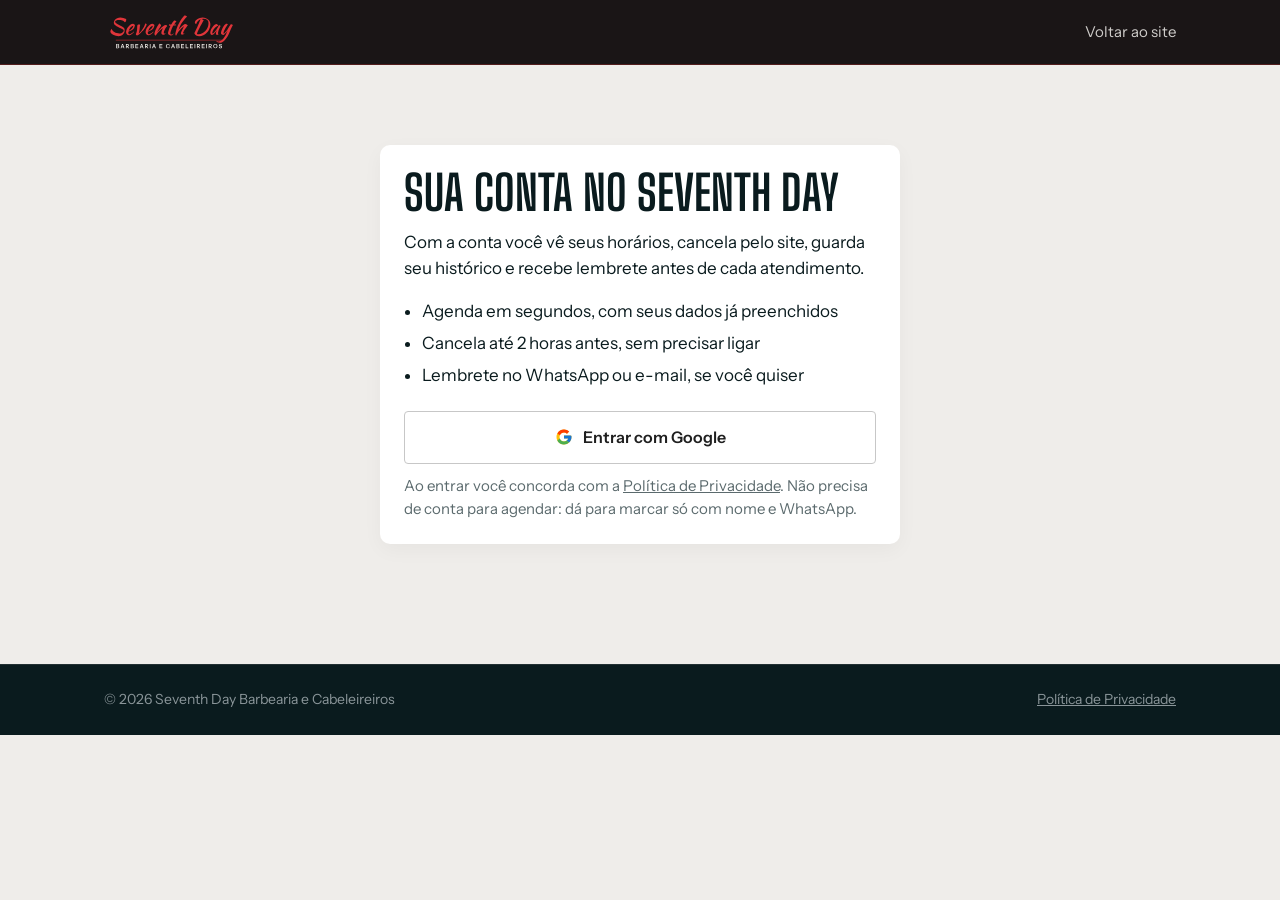
<file: conta.html>
<!DOCTYPE html>
<html lang="pt-BR">
<head>
<meta charset="utf-8">
<meta name="viewport" content="width=device-width, initial-scale=1">
<meta name="robots" content="noindex">
<title>Minha conta · Seventh Day</title>
<link rel="icon" href="fotos/logo.svg">
<link rel="preconnect" href="https://fonts.googleapis.com">
<link rel="preconnect" href="https://fonts.gstatic.com" crossorigin>
<link href="https://fonts.googleapis.com/css2?family=Big+Shoulders+Display:wght@500;700;900&family=Instrument+Sans:wght@400;500;600&display=swap" rel="stylesheet">
<link rel="stylesheet" href="css/site.css">
<link rel="stylesheet" href="css/conta.css">
</head>
<body class="conta">
<header class="top"><div class="wrap"><a class="brand" href="index.html"><img src="fotos/logo.svg" alt="Seventh Day" class="logo-img"></a>
  <nav class="nav"><a href="index.html">Voltar ao site</a><button class="btn btn-ghost btn-sm hidden" id="sair">Sair</button></nav></div></header>

<main class="wrap cmain">
  <p class="loading" id="carregando">Carregando…</p>

  <!-- entrar -->
  <section class="ccard hidden" id="vEntrar">
    <h1>Sua conta no Seventh Day</h1>
    <p>Com a conta você vê seus horários, cancela pelo site, guarda seu histórico e recebe lembrete antes de cada atendimento.</p>
    <ul class="vant"><li>Agenda em segundos, com seus dados já preenchidos</li><li>Cancela até 2 horas antes, sem precisar ligar</li><li>Lembrete no WhatsApp ou e-mail, se você quiser</li></ul>
    <button class="btn gbtn" id="google"><svg width="18" height="18" viewBox="0 0 48 48" aria-hidden="true"><path fill="#FFC107" d="M43.6 20.5H42V20H24v8h11.3C33.7 32.7 29.2 36 24 36c-6.6 0-12-5.4-12-12s5.4-12 12-12c3.1 0 5.9 1.2 8 3.1l5.7-5.7C34 6.1 29.3 4 24 4 12.9 4 4 12.9 4 24s8.9 20 20 20 20-8.9 20-20c0-1.3-.1-2.4-.4-3.5z"/><path fill="#FF3D00" d="M6.3 14.7l6.6 4.8C14.7 15.1 19 12 24 12c3.1 0 5.9 1.2 8 3.1l5.7-5.7C34 6.1 29.3 4 24 4 16.3 4 9.7 8.3 6.3 14.7z"/><path fill="#4CAF50" d="M24 44c5.2 0 9.9-2 13.4-5.2l-6.2-5.2C29.2 35.1 26.7 36 24 36c-5.2 0-9.6-3.3-11.3-7.9l-6.5 5C9.5 39.6 16.2 44 24 44z"/><path fill="#1976D2" d="M43.6 20.5H42V20H24v8h11.3c-.8 2.2-2.2 4.2-4.1 5.6l6.2 5.2C37 39.2 44 34 44 24c0-1.3-.1-2.4-.4-3.5z"/></svg>Entrar com Google</button>
    <p class="hint">Ao entrar você concorda com a <a href="privacidade.html">Política de Privacidade</a>. Não precisa de conta para agendar: dá para marcar só com nome e WhatsApp.</p>
  </section>

  <!-- cadastro -->
  <section class="ccard hidden" id="vCadastro">
    <h1 id="cadTitulo">Complete seu cadastro</h1>
    <p class="hint" id="cadHint">Leva menos de um minuto. Campos com * são obrigatórios.</p>
    <div class="fotoarea">
      <div class="fotoprev" id="fotoPrev"></div>
      <div>
        <p class="lbl">Foto ou avatar (opcional)</p>
        <div class="avs" id="avs"></div>
        <label class="btn btn-ghost btn-sm upl">Enviar uma foto<input type="file" id="fotoUp" accept="image/jpeg,image/png,image/webp" hidden></label>
        <button class="linkbtn2 hidden" id="fotoTirar">Remover foto</button>
      </div>
    </div>
    <div class="two"><div><label for="cNome">Nome *</label><input id="cNome" autocomplete="given-name" maxlength="40"></div><div><label for="cSob">Sobrenome *</label><input id="cSob" autocomplete="family-name" maxlength="60"></div></div>
    <div class="two"><div><label for="cWa">WhatsApp com DDD *</label><input id="cWa" type="tel" inputmode="tel" autocomplete="tel" placeholder="(11) 99999-9999"></div><div><label for="cNasc">Data de nascimento</label><input id="cNasc" type="date"></div></div>
    <label for="cCpf">CPF (opcional)</label><input id="cCpf" inputmode="numeric" placeholder="000.000.000-00" maxlength="14">
    <p class="hint small">Só preencha se quiser seu CPF na nota fiscal de serviço.</p>
    <label class="chk"><input type="checkbox" id="cLemb" checked> Quero receber lembrete dos meus horários no WhatsApp ou e-mail</label>
    <label class="chk"><input type="checkbox" id="cNov"> Quero receber novidades, promoções e uma lembrança no meu aniversário</label>
    <label class="chk"><input type="checkbox" id="cPriv"> Li e concordo com a <a href="privacidade.html" target="_blank">Política de Privacidade</a> *</label>
    <div class="err hidden" id="cErr"></div>
    <div class="cacts"><button class="btn btn-ghost hidden" id="cCancel">Voltar</button><button class="btn btn-brass" id="cSalvar">Salvar cadastro</button></div>
  </section>

  <!-- área do cliente -->
  <section class="hidden" id="vArea">
    <div class="ola">
      <div class="fotoprev" id="olaFoto"></div>
      <div><h1 id="olaNome"></h1><p class="hint" id="olaInfo"></p></div>
      <a class="btn btn-brass" href="index.html#agendar">Agendar horário</a>
    </div>
    <div class="avaliar-banner hidden" id="avBanner"></div>
    <div class="cgrid">
      <div class="ccard"><h2>Próximos horários</h2><div id="proximos"></div></div>
      <div class="ccard"><h2>Meus dados</h2><div id="dados"></div>
        <div class="cacts"><button class="btn btn-ghost btn-sm" id="editar">Editar dados</button></div></div>
    </div>
    <div class="ccard"><h2>Histórico</h2><div id="historico"></div></div>
    <div class="ccard perigo"><h2>Excluir minha conta</h2><p class="hint">Apaga seu cadastro, foto e preferências. Seus atendimentos continuam no registro do salão sem ligação com a conta, como explicado na <a href="privacidade.html">Política de Privacidade</a>.</p>
      <button class="btn btn-ghost btn-sm" id="excluir">Excluir minha conta</button></div>
  </section>
</main>

<div class="modal hidden" id="modal"><div class="box" id="modalBox"></div></div>
<div class="toast hidden" id="toast"></div>
<footer><div class="wrap"><span>© 2026 Seventh Day Barbearia e Cabeleireiros</span><a href="privacidade.html" style="color:var(--steel)">Política de Privacidade</a></div></footer>

<script src="js/vendor/supabase.js" integrity="sha384-uteMfOloLDGt042uDz+xHGF3ym63/WQ6rFq7murQRG8Ih7QrXGEGNtWd8688sb4O"></script>
<script src="js/config.js"></script>
<script src="js/conta.js"></script>
</body>
</html>
</file>
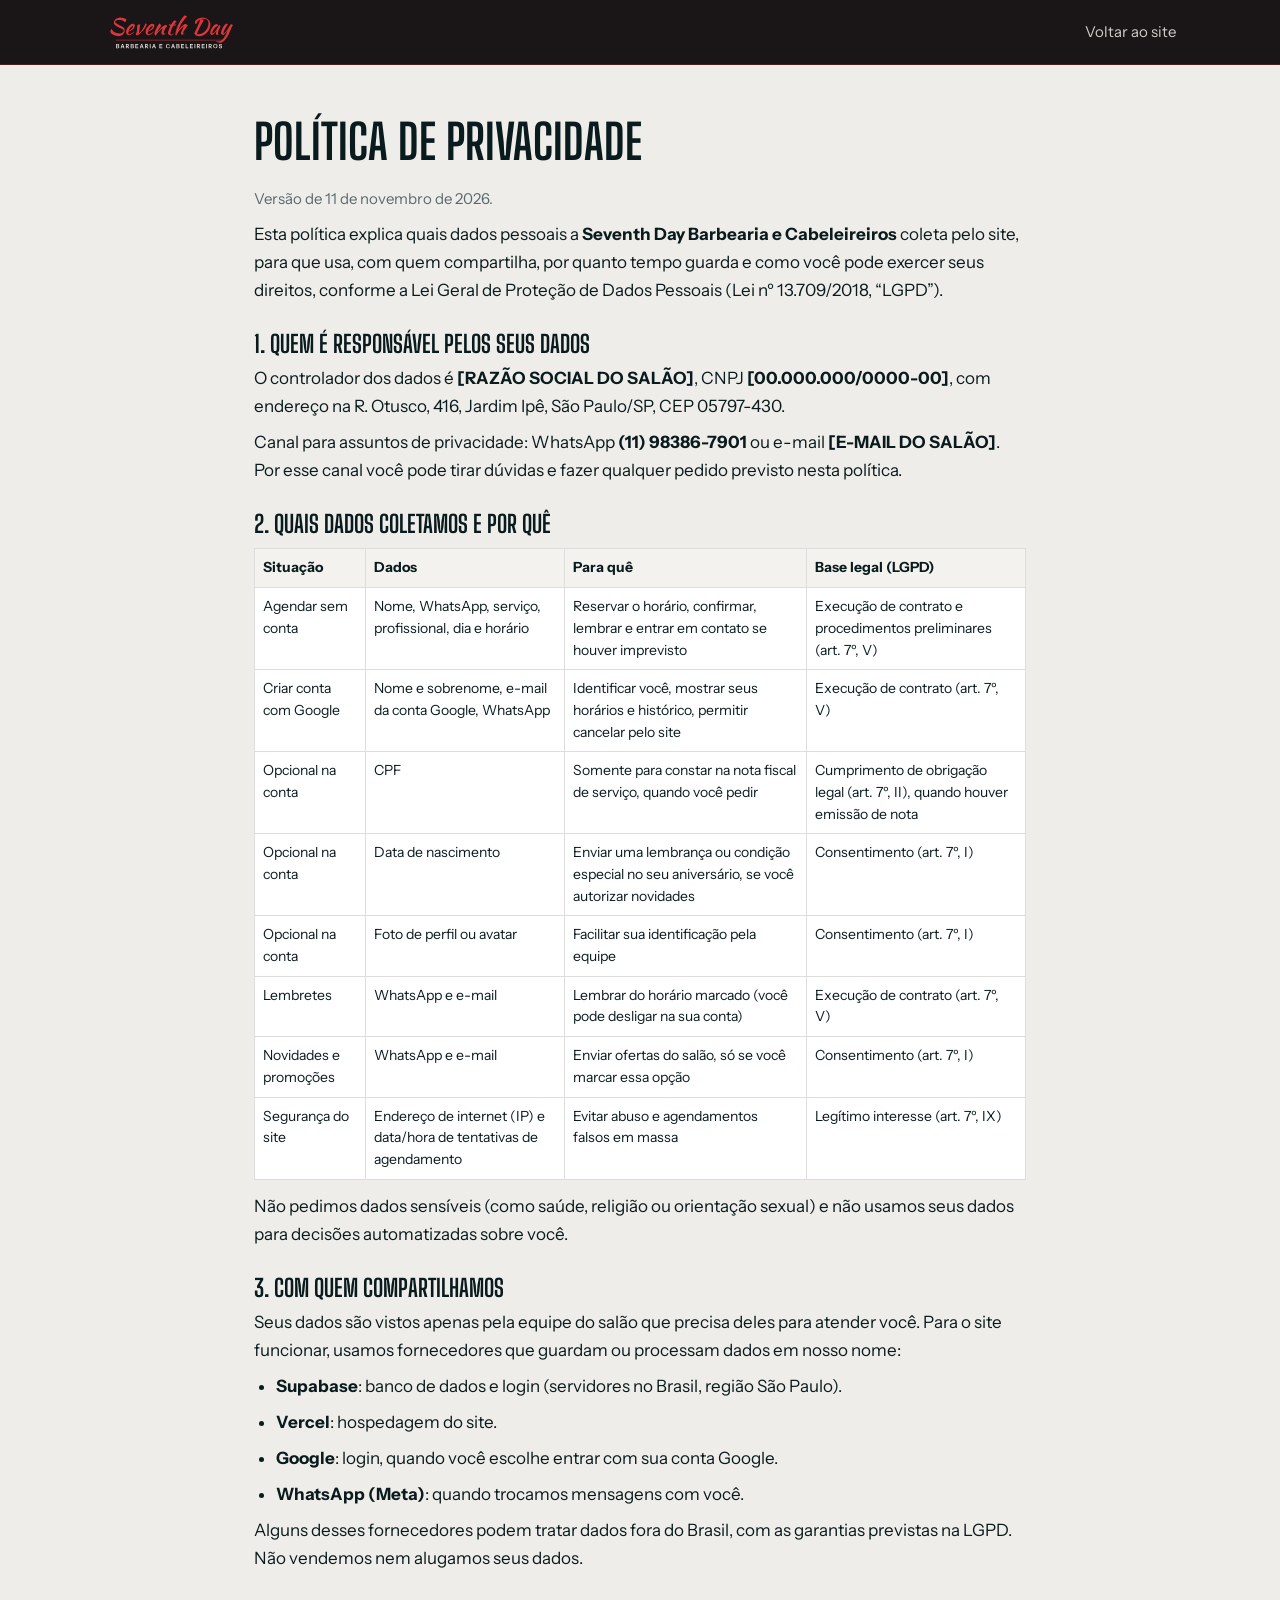
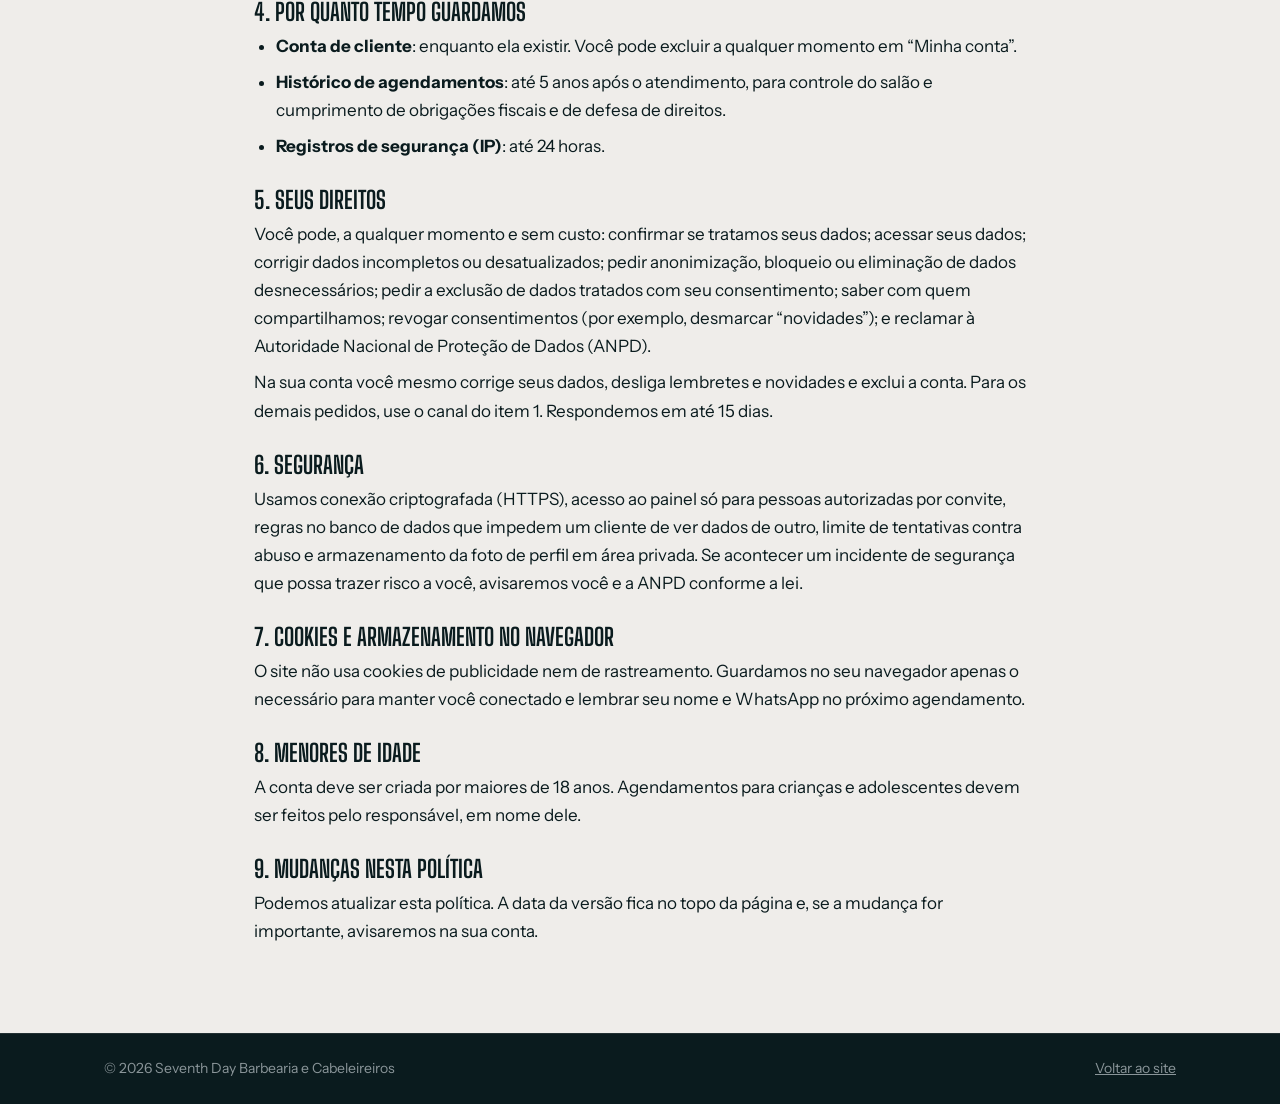
<file: privacidade.html>
<!DOCTYPE html>
<html lang="pt-BR">
<head>
<meta charset="utf-8">
<meta name="viewport" content="width=device-width, initial-scale=1">
<title>Política de Privacidade · Seventh Day Barbearia e Cabeleireiros</title>
<link rel="icon" href="fotos/logo.svg">
<link rel="preconnect" href="https://fonts.googleapis.com">
<link rel="preconnect" href="https://fonts.gstatic.com" crossorigin>
<link href="https://fonts.googleapis.com/css2?family=Big+Shoulders+Display:wght@500;700;900&family=Instrument+Sans:wght@400;500;600&display=swap" rel="stylesheet">
<link rel="stylesheet" href="css/site.css">
<link rel="stylesheet" href="css/conta.css">
</head>
<body class="doc">
<header class="top"><div class="wrap"><a class="brand" href="index.html"><img src="fotos/logo.svg" alt="Seventh Day" class="logo-img"></a><nav class="nav"><a href="index.html">Voltar ao site</a></nav></div></header>
<main class="wrap docbody">
<h1>Política de Privacidade</h1>
<p class="hint">Versão de 11 de novembro de 2026.</p>

<p>Esta política explica quais dados pessoais a <b>Seventh Day Barbearia e Cabeleireiros</b> coleta pelo site, para que usa, com quem compartilha, por quanto tempo guarda e como você pode exercer seus direitos, conforme a Lei Geral de Proteção de Dados Pessoais (Lei nº 13.709/2018, “LGPD”).</p>

<h2>1. Quem é responsável pelos seus dados</h2>
<p>O controlador dos dados é <b>[RAZÃO SOCIAL DO SALÃO]</b>, CNPJ <b>[00.000.000/0000-00]</b>, com endereço na R. Otusco, 416, Jardim Ipê, São Paulo/SP, CEP 05797-430.</p>
<p>Canal para assuntos de privacidade: WhatsApp <b>(11) 98386-7901</b> ou e-mail <b>[E-MAIL DO SALÃO]</b>. Por esse canal você pode tirar dúvidas e fazer qualquer pedido previsto nesta política.</p>

<h2>2. Quais dados coletamos e por quê</h2>
<table class="tbl">
  <tr><th>Situação</th><th>Dados</th><th>Para quê</th><th>Base legal (LGPD)</th></tr>
  <tr><td>Agendar sem conta</td><td>Nome, WhatsApp, serviço, profissional, dia e horário</td><td>Reservar o horário, confirmar, lembrar e entrar em contato se houver imprevisto</td><td>Execução de contrato e procedimentos preliminares (art. 7º, V)</td></tr>
  <tr><td>Criar conta com Google</td><td>Nome e sobrenome, e-mail da conta Google, WhatsApp</td><td>Identificar você, mostrar seus horários e histórico, permitir cancelar pelo site</td><td>Execução de contrato (art. 7º, V)</td></tr>
  <tr><td>Opcional na conta</td><td>CPF</td><td>Somente para constar na nota fiscal de serviço, quando você pedir</td><td>Cumprimento de obrigação legal (art. 7º, II), quando houver emissão de nota</td></tr>
  <tr><td>Opcional na conta</td><td>Data de nascimento</td><td>Enviar uma lembrança ou condição especial no seu aniversário, se você autorizar novidades</td><td>Consentimento (art. 7º, I)</td></tr>
  <tr><td>Opcional na conta</td><td>Foto de perfil ou avatar</td><td>Facilitar sua identificação pela equipe</td><td>Consentimento (art. 7º, I)</td></tr>
  <tr><td>Lembretes</td><td>WhatsApp e e-mail</td><td>Lembrar do horário marcado (você pode desligar na sua conta)</td><td>Execução de contrato (art. 7º, V)</td></tr>
  <tr><td>Novidades e promoções</td><td>WhatsApp e e-mail</td><td>Enviar ofertas do salão, só se você marcar essa opção</td><td>Consentimento (art. 7º, I)</td></tr>
  <tr><td>Segurança do site</td><td>Endereço de internet (IP) e data/hora de tentativas de agendamento</td><td>Evitar abuso e agendamentos falsos em massa</td><td>Legítimo interesse (art. 7º, IX)</td></tr>
</table>
<p>Não pedimos dados sensíveis (como saúde, religião ou orientação sexual) e não usamos seus dados para decisões automatizadas sobre você.</p>

<h2>3. Com quem compartilhamos</h2>
<p>Seus dados são vistos apenas pela equipe do salão que precisa deles para atender você. Para o site funcionar, usamos fornecedores que guardam ou processam dados em nosso nome:</p>
<ul>
  <li><b>Supabase</b>: banco de dados e login (servidores no Brasil, região São Paulo).</li>
  <li><b>Vercel</b>: hospedagem do site.</li>
  <li><b>Google</b>: login, quando você escolhe entrar com sua conta Google.</li>
  <li><b>WhatsApp (Meta)</b>: quando trocamos mensagens com você.</li>
</ul>
<p>Alguns desses fornecedores podem tratar dados fora do Brasil, com as garantias previstas na LGPD. Não vendemos nem alugamos seus dados.</p>

<h2>4. Por quanto tempo guardamos</h2>
<ul>
  <li><b>Conta de cliente</b>: enquanto ela existir. Você pode excluir a qualquer momento em “Minha conta”.</li>
  <li><b>Histórico de agendamentos</b>: até 5 anos após o atendimento, para controle do salão e cumprimento de obrigações fiscais e de defesa de direitos.</li>
  <li><b>Registros de segurança (IP)</b>: até 24 horas.</li>
</ul>

<h2>5. Seus direitos</h2>
<p>Você pode, a qualquer momento e sem custo: confirmar se tratamos seus dados; acessar seus dados; corrigir dados incompletos ou desatualizados; pedir anonimização, bloqueio ou eliminação de dados desnecessários; pedir a exclusão de dados tratados com seu consentimento; saber com quem compartilhamos; revogar consentimentos (por exemplo, desmarcar “novidades”); e reclamar à Autoridade Nacional de Proteção de Dados (ANPD).</p>
<p>Na sua conta você mesmo corrige seus dados, desliga lembretes e novidades e exclui a conta. Para os demais pedidos, use o canal do item 1. Respondemos em até 15 dias.</p>

<h2>6. Segurança</h2>
<p>Usamos conexão criptografada (HTTPS), acesso ao painel só para pessoas autorizadas por convite, regras no banco de dados que impedem um cliente de ver dados de outro, limite de tentativas contra abuso e armazenamento da foto de perfil em área privada. Se acontecer um incidente de segurança que possa trazer risco a você, avisaremos você e a ANPD conforme a lei.</p>

<h2>7. Cookies e armazenamento no navegador</h2>
<p>O site não usa cookies de publicidade nem de rastreamento. Guardamos no seu navegador apenas o necessário para manter você conectado e lembrar seu nome e WhatsApp no próximo agendamento.</p>

<h2>8. Menores de idade</h2>
<p>A conta deve ser criada por maiores de 18 anos. Agendamentos para crianças e adolescentes devem ser feitos pelo responsável, em nome dele.</p>

<h2>9. Mudanças nesta política</h2>
<p>Podemos atualizar esta política. A data da versão fica no topo da página e, se a mudança for importante, avisaremos na sua conta.</p>
</main>
<footer><div class="wrap"><span>© 2026 Seventh Day Barbearia e Cabeleireiros</span><a href="index.html" style="color:var(--steel)">Voltar ao site</a></div></footer>
</body>
</html>
</file>
<file: css/site.css>
:root{
  --petrol:#1A1516; --petrol-2:#262021; --brass:#D3302F; --brass-d:#A8201F;
  --paper:#EFEDEA; --leather:#A8201F; --steel:#8A9599; --ink:#0A1B1E; --white:#fff;
  --ok:#2F7D5B; --warn:#B5651D; --bad:#A33A3A;
  --display:'Big Shoulders Display',Impact,sans-serif; --body:'Instrument Sans',system-ui,sans-serif;
}
*{box-sizing:border-box;margin:0;padding:0}
html{scroll-behavior:smooth}
@media (prefers-reduced-motion:reduce){html{scroll-behavior:auto}*{animation:none!important;transition:none!important}}
body{font-family:var(--body);background:var(--paper);color:var(--ink);font-size:17px;line-height:1.55}
a{color:inherit}
button{font:inherit;cursor:pointer}
:focus-visible{outline:3px solid var(--brass);outline-offset:2px}
.wrap{max-width:1120px;margin:0 auto;padding:0 24px}
.hidden{display:none!important}

/* header */
.top{background:var(--petrol);color:var(--paper);position:sticky;top:0;z-index:20;border-bottom:1px solid rgba(211,48,47,.3)}
.top .wrap{display:flex;align-items:center;justify-content:space-between;height:64px}
.brand{font-family:var(--display);font-weight:900;font-size:26px;letter-spacing:.02em;text-decoration:none}
.nav{display:flex;gap:24px;align-items:center}
.nav a{text-decoration:none;font-size:15px;opacity:.85}
.nav a:hover{opacity:1}
.btn{display:inline-flex;align-items:center;gap:8px;border:0;border-radius:4px;padding:12px 20px;font-weight:600;font-size:16px;text-decoration:none}
.btn-brass{background:var(--brass);color:#fff}
.btn-brass:hover{background:#E04443}
.btn-ghost{background:transparent;color:inherit;border:1.5px solid currentColor}
.btn-dark{background:var(--petrol);color:var(--paper)}
.btn-sm{padding:8px 14px;font-size:14px}
@media(max-width:760px){.nav a:not(.btn){display:none}}

/* hero */
.hero{background:var(--petrol);color:var(--paper);padding:72px 0 0;overflow:hidden}
.hero h1{font-family:var(--display);font-weight:900;text-transform:uppercase;line-height:.82;font-size:clamp(60px,15vw,230px);letter-spacing:-.01em;color:var(--paper)}
.hero h1 .ln{display:block;overflow:hidden;padding-bottom:.04em}
.hero h1 .ln.red{color:var(--brass)}
.hero h1 .w{display:inline-block}
.m .hero h1 .w{transform:translateY(105%);animation:rise 1s cubic-bezier(.16,1,.3,1) forwards}
.m .hero h1 .ln.red .w{animation-delay:.12s}
.m .hero .lead,.m .hero .ctas,.m .hero .ticket{opacity:0;animation:fadeUp .9s cubic-bezier(.16,1,.3,1) forwards}
.m .hero .lead{animation-delay:.45s}.m .hero .ctas{animation-delay:.55s}.m .hero .ticket{animation-delay:.7s}
@keyframes rise{to{transform:none}}
@keyframes fadeUp{from{opacity:0;transform:translateY(24px)}to{opacity:1;transform:none}}
@keyframes fadeIn{from{opacity:0}}
@keyframes pop{from{opacity:0;transform:scale(.96) translateY(8px)}}
/* marquee de trabalhos */
.marquee{background:var(--ink);overflow:hidden;border-top:3px solid var(--brass);padding:10px 0}
.marquee .track{display:flex;gap:10px;width:max-content}
.m .marquee .track{animation:slideX 60s linear infinite}
.marquee:hover .track{animation-play-state:paused}
.marquee img{height:150px;width:150px;object-fit:cover;border-radius:4px;display:block}
@keyframes slideX{to{transform:translateX(-50%)}}
/* revelação ao rolar */
.m [data-rv]{opacity:0;transform:translateY(28px);transition:opacity .8s cubic-bezier(.16,1,.3,1),transform .8s cubic-bezier(.16,1,.3,1)}
.m [data-rv].in{opacity:1;transform:none}
.m h2[data-rv]::after{transform:scaleX(0)}
h2::after{content:"";display:block;width:56px;height:4px;background:var(--brass);margin-top:10px;transform-origin:left;transition:transform .9s .2s cubic-bezier(.16,1,.3,1)}
.m h2[data-rv].in::after{transform:none}
/* header ao rolar */
.top{transition:box-shadow .3s,background .3s}
.top .wrap{transition:height .3s}
.top.scrolled{box-shadow:0 6px 24px rgba(0,0,0,.35);background:rgba(26,21,22,.92);backdrop-filter:blur(8px)}
.top.scrolled .wrap{height:56px}
.nav a:not(.btn){position:relative}
.nav a:not(.btn)::after{content:"";position:absolute;left:0;right:0;bottom:-4px;height:2px;background:var(--brass);transform:scaleX(0);transform-origin:left;transition:transform .3s}
.nav a:not(.btn):hover::after{transform:none}
/* micro-interações */
.btn{transition:transform .2s,box-shadow .2s,background .2s}
.btn:hover{transform:translateY(-2px);box-shadow:0 8px 20px rgba(0,0,0,.18)}
.btn:active{transform:translateY(0)}
.item{cursor:pointer;align-items:center}
.item .p{white-space:nowrap;flex:0 0 auto;text-align:right}
.item>div:first-child{min-width:0}
.agbtn{flex:0 0 auto;margin-left:14px;background:var(--brass);color:#fff;font-weight:600;font-size:14px;padding:8px 14px;border-radius:4px;transition:background .2s,transform .2s}
.item:hover .agbtn,.item:focus-visible .agbtn{background:#E04443;transform:translateX(2px)}
@media(max-width:520px){.agbtn{padding:7px 10px;font-size:13px;margin-left:10px}.item .fill{display:none}.item>div:first-child{flex:1}}
.avatar.ph{padding:0;overflow:hidden;background:#ddd}
.avatar.ph img{width:100%;height:100%;object-fit:cover;display:block}
.barber .avatar{width:96px;height:96px}
.barber .agb{margin-top:14px}
.avatar.mini{width:44px;height:44px;font-size:18px;margin:0;flex:0 0 auto}
.avatar.any{background:#e3e3e0;color:#5b6a6d}
.optb{justify-content:flex-start;gap:14px}
.optb .grow{flex:1}
.chosen{display:flex;justify-content:space-between;align-items:center;gap:10px;background:#fff;border-left:4px solid var(--brass);border-radius:4px;padding:10px 12px;margin-bottom:16px;font-size:15px;font-weight:600}
.linkbtn2{background:none;border:0;color:var(--leather);text-decoration:underline;font-size:14px;flex:0 0 auto}
.item{transition:background .25s,padding .25s}
.item:hover{background:rgba(211,48,47,.05);padding-left:10px;padding-right:10px}
.item .p{transition:color .25s}
.item:hover .p{color:var(--brass)}
.barber{transition:transform .3s,box-shadow .3s}
.barber:hover{transform:translateY(-4px);box-shadow:0 14px 30px rgba(0,0,0,.08)}
.gitem{position:relative}
.gitem img{transition:transform .6s cubic-bezier(.16,1,.3,1)}
.gitem:hover img{transform:scale(1.07)}
.gitem .cap{position:absolute;left:0;right:0;bottom:0;padding:24px 10px 8px;font-size:13px;color:#fff;text-align:left;background:linear-gradient(transparent,rgba(0,0,0,.75));transform:translateY(100%);transition:transform .35s}
.gitem:hover .cap,.gitem:focus-visible .cap{transform:none}
.overlay{animation:fadeIn .25s}
.drawer{animation:slide .45s cubic-bezier(.16,1,.3,1)}
@keyframes slide{from{transform:translateX(100%)}}
.dbody.stepin{animation:stepIn .4s cubic-bezier(.16,1,.3,1)}
.dbody.stepback{animation:stepBack .4s cubic-bezier(.16,1,.3,1)}
@keyframes stepIn{from{opacity:0;transform:translateX(30px)}}
@keyframes stepBack{from{opacity:0;transform:translateX(-30px)}}
.steps span{transition:background .4s}
.opt,.slot,.cal-d,.cal-nav{transition:border-color .2s,background .2s,transform .15s}
.opt:active,.slot:active,.cal-d:not(:disabled):active{transform:scale(.98)}
.modal{animation:fadeIn .2s}.modal .box{animation:pop .3s cubic-bezier(.16,1,.3,1)}
.done .big{animation:pop .5s cubic-bezier(.16,1,.3,1)}
.faq summary{transition:color .2s}.faq summary:hover{color:var(--brass)}
.faq details[open] p{animation:fadeUp .35s}
.hero-row{display:grid;grid-template-columns:1.3fr 1fr;gap:40px;align-items:end;margin-top:36px;padding-bottom:56px}
.hero p.lead{font-size:20px;max-width:30ch;opacity:.9}
.hero .ctas{display:flex;gap:12px;flex-wrap:wrap;margin-top:24px}
.ticket{background:var(--petrol-2);border:1px solid rgba(211,48,47,.4);border-radius:6px;padding:20px 22px}
.ticket .status{display:flex;align-items:center;gap:10px;font-weight:600;font-size:18px}
.dot{width:10px;height:10px;border-radius:50%;background:var(--steel)}
.dot.on{background:#5BC48E;box-shadow:0 0 0 4px rgba(91,196,142,.2)}
.ticket .sub{opacity:.75;font-size:15px;margin-top:4px}
.ticket .next{margin-top:16px;padding-top:16px;border-top:1px dashed rgba(211,48,47,.4)}
.ticket .next b{font-family:var(--display);font-size:34px;font-weight:700;display:block;line-height:1.05;color:#fff}
.rating{display:block;margin-top:16px;padding-top:16px;border-top:1px dashed rgba(211,48,47,.4);font-size:15px;text-decoration:none;opacity:.85}
.rating b{color:#F5C04A;letter-spacing:.05em}
.strip{height:14px;background:repeating-linear-gradient(-45deg,var(--brass) 0 14px,var(--petrol) 14px 28px,var(--leather) 28px 42px,var(--petrol) 42px 56px)}
@media(max-width:760px){.hero-row{grid-template-columns:1fr}}

/* logo, fundos com foto */
.sr{position:absolute;width:1px;height:1px;overflow:hidden;clip:rect(0 0 0 0);white-space:nowrap}
.brand{display:flex;align-items:center}
.brand .logo-svg{height:44px;width:auto;display:block}
.brand .logo-svg > rect, .brand .logo-svg > g:last-of-type{display:none}
.top.scrolled .brand .logo-svg{height:38px}
.brand .logo-svg{transition:height .3s}
.hero{position:relative;isolation:isolate;min-height:min(92vh,860px);display:flex;align-items:flex-end;padding:120px 0 0;background:#141011}
.hero > .wrap{width:100%}
.hero-bg{position:absolute;inset:0;z-index:-1;background-size:cover;background-position:center}
.hero-bg::after{content:"";position:absolute;inset:0;background:linear-gradient(90deg,rgba(20,16,17,.94) 0%,rgba(20,16,17,.72) 45%,rgba(20,16,17,.45) 100%),linear-gradient(0deg,rgba(20,16,17,1) 0%,rgba(20,16,17,0) 40%)}
.m .hero-bg{animation:kenburns 18s ease-out forwards}
@keyframes kenburns{from{transform:scale(1.12)}to{transform:scale(1)}}
.hero{overflow:hidden}
.logo-h{margin:0}
.logo-h .logo-svg{width:min(760px,92vw);height:auto;display:block;filter:drop-shadow(0 6px 24px rgba(0,0,0,.5))}
.m .logo-h .logo-svg > g:first-of-type{clip-path:inset(0 100% 0 0);animation:write 1.6s .2s cubic-bezier(.65,0,.35,1) forwards}
.m .logo-h .logo-svg > rect{transform-box:fill-box;transform-origin:left;transform:scaleX(0);animation:grow .8s 1.4s cubic-bezier(.16,1,.3,1) forwards}
.m .logo-h .logo-svg > g:last-of-type{opacity:0;animation:show .9s 1.6s forwards}
@keyframes show{to{opacity:1}}
@keyframes write{to{clip-path:inset(0 0 0 0)}}
@keyframes grow{to{transform:scaleX(1)}}
.m .hero .lead{animation-delay:1.7s}.m .hero .ctas{animation-delay:1.85s}.m .hero .ticket{animation-delay:2s}
.ticket{background:rgba(38,32,33,.72);backdrop-filter:blur(6px)}
.band{position:relative;isolation:isolate;overflow:hidden;padding:120px 0;color:var(--paper)}
.band-bg{position:absolute;inset:-80px 0;z-index:-1;background-size:cover;background-position:center;will-change:transform}
.band-bg::after{content:"";position:absolute;inset:0;background:linear-gradient(90deg,rgba(20,16,17,.92),rgba(20,16,17,.55))}
.band-t{font-family:var(--display);font-weight:900;text-transform:uppercase;font-size:clamp(48px,8vw,104px);line-height:.9}
.band-s{max-width:44ch;font-size:19px;opacity:.9;margin:20px 0 28px}
.info{position:relative;isolation:isolate;overflow:hidden}
.info-bg{position:absolute;inset:-80px 0;z-index:-1;background-size:cover;background-position:center;will-change:transform}
.info-bg::after{content:"";position:absolute;inset:0;background:rgba(14,11,12,.88)}
.info .hours div{border-bottom-color:rgba(238,237,234,.18)}

.lit{position:relative;isolation:isolate;overflow:hidden}
.lit-bg{position:absolute;inset:-80px 0;z-index:-1;background-size:cover;background-position:center;filter:grayscale(.35) contrast(1.05);will-change:transform}
.lit-bg::after{content:"";position:absolute;inset:0;background:linear-gradient(180deg,rgba(239,237,234,.70) 0%,rgba(239,237,234,.90) 30%,rgba(239,237,234,.95) 100%)}
#trabalhos .lit-bg::after,#equipe .lit-bg::after{background:linear-gradient(180deg,rgba(239,237,234,.78) 0%,rgba(239,237,234,.93) 35%,rgba(239,237,234,.96) 100%)}
.lit .item{border-bottom-color:rgba(0,0,0,.12)}
.barber{background:rgba(255,255,255,.92)}

/* sections */
section.block{padding:80px 0}
h2{font-family:var(--display);font-weight:700;font-size:clamp(40px,6vw,64px);line-height:1;text-transform:uppercase;margin-bottom:12px}
.intro{max-width:56ch;color:#3a4a4d;margin-bottom:40px}
.menu{display:grid;grid-template-columns:1fr 1fr;gap:0 56px}
.menu h3{font-family:var(--display);font-size:26px;font-weight:700;margin:0 0 8px;color:var(--leather);text-transform:uppercase}
.item{display:flex;align-items:baseline;gap:10px;padding:12px 0;border-bottom:1px solid #d6d4cf}
.item .n{font-weight:600}
.item .d{font-size:14px;color:#5b6a6d}
.item .fill{flex:1;border-bottom:1px dotted #a9b0b2;transform:translateY(-4px)}
.item .p{font-family:var(--display);font-size:24px;font-weight:700}
@media(max-width:760px){.menu{grid-template-columns:1fr}}

 .gallery{display:grid;grid-template-columns:repeat(auto-fill,minmax(160px,1fr));gap:8px}
.gitem{border:0;padding:0;background:none;aspect-ratio:1;overflow:hidden;border-radius:4px}
.gitem img{width:100%;height:100%;object-fit:cover;display:block}
.fachada{width:100%;max-width:340px;border-radius:4px;margin-bottom:12px;display:block}
.apd{display:block;font-family:var(--body);font-size:11px;font-weight:500;color:#5b6a6d;text-align:right;line-height:1}
.optcat{font-family:var(--display);font-size:20px;font-weight:700;text-transform:uppercase;color:var(--leather);margin:16px 0 8px}
.team{display:grid;grid-template-columns:repeat(auto-fill,minmax(220px,1fr));gap:24px}
.barber{background:var(--white);border-radius:6px;padding:24px;border-left:4px solid var(--brass)}
.avatar{width:64px;height:64px;border-radius:50%;background:var(--petrol);color:var(--brass);display:grid;place-items:center;font-family:var(--display);font-weight:900;font-size:26px;margin-bottom:14px}
.barber h4{font-size:20px}
.barber p{color:#5b6a6d;font-size:15px}

.plans{background:var(--petrol);color:var(--paper)}
.plans .intro{color:rgba(238,237,234,.8)}
.plan-grid{display:grid;grid-template-columns:repeat(auto-fit,minmax(240px,1fr));gap:20px}
.plan{border:1px solid rgba(211,48,47,.4);border-radius:6px;padding:24px;display:flex;flex-direction:column;gap:14px}
.plan.hot{background:var(--paper);color:var(--ink);border-color:var(--brass)}
.plan h4{font-family:var(--display);font-size:28px;text-transform:uppercase}
.plan .pp{font-family:var(--display);font-size:52px;font-weight:900;line-height:1}
.plan .pp small{font-family:var(--body);font-size:16px;font-weight:500;opacity:.7;margin-left:4px}
.plan ul{list-style:none;flex:1}
.plan li{padding:6px 0;border-bottom:1px solid rgba(138,149,153,.3)}
.plan .btn{justify-content:center}
.faq{max-width:760px}
.faq details{border-bottom:1px solid #d6d4cf;padding:16px 0}
.faq summary{font-weight:600;font-size:18px;cursor:pointer}
.faq details p{margin-top:8px;color:#3a4a4d}
.info{background:var(--ink);color:var(--paper)}
.info-grid{display:grid;grid-template-columns:1fr 1fr 1fr;gap:40px}
.info h3{font-family:var(--display);font-size:28px;text-transform:uppercase;color:var(--brass);margin-bottom:12px}
.hours div{display:flex;justify-content:space-between;padding:6px 0;border-bottom:1px solid rgba(238,237,234,.12)}
.hours .today{color:var(--brass);font-weight:600}
@media(max-width:860px){.info-grid{grid-template-columns:1fr}}
footer{background:var(--ink);color:var(--steel);padding:24px 0;font-size:14px;border-top:1px solid rgba(238,237,234,.1)}
footer .wrap{display:flex;justify-content:space-between;flex-wrap:wrap;gap:12px}

/* booking drawer */
.overlay{position:fixed;inset:0;background:rgba(10,27,30,.6);z-index:50;display:flex;justify-content:flex-end}
.drawer{background:var(--paper);width:min(560px,100%);height:100%;overflow:auto;display:flex;flex-direction:column;animation:slide .25s ease-out}
.drawer header{background:var(--petrol);color:var(--paper);padding:20px 24px;display:flex;justify-content:space-between;align-items:center}
.drawer header h3{font-family:var(--display);font-size:30px;text-transform:uppercase}
.close{background:none;border:0;color:inherit;font-size:28px;line-height:1}
.steps{display:flex;gap:6px;padding:16px 24px 0}
.steps span{flex:1;height:4px;border-radius:2px;background:#cfd3d4}
.steps span.on{background:var(--brass)}
.dbody{padding:20px 24px;flex:1}
.dbody h4{font-size:20px;margin-bottom:4px}
.dbody .hint{color:#5b6a6d;font-size:15px;margin-bottom:16px}
.svc-search{position:sticky;top:0;z-index:2;background:var(--paper);margin:0 -24px 4px;padding:8px 24px 10px;display:flex;align-items:center}
.svc-search svg{position:absolute;left:38px;color:#5b6a6d;pointer-events:none}
.svc-search input{width:100%;height:46px;border:1.5px solid #d6d4cf;border-radius:6px;background:var(--white);padding:0 44px 0 42px;font:inherit;font-size:16px;color:var(--ink);transition:border-color .2s}
.svc-search input:focus{border-color:var(--petrol)}
.svc-search input::-webkit-search-cancel-button{-webkit-appearance:none;appearance:none}
.svc-clear{position:absolute;right:30px;width:34px;height:34px;border:0;border-radius:6px;background:transparent;font-size:24px;line-height:1;color:#5b6a6d}
.svc-clear:hover{background:#e3e1dd;color:var(--ink)}
#svcList .optcat:first-child{margin-top:8px}
.opt{display:flex;justify-content:space-between;align-items:center;width:100%;text-align:left;background:var(--white);border:1.5px solid #d6d4cf;border-radius:6px;padding:14px 16px;margin-bottom:8px}
.opt:hover{border-color:var(--steel)}
.opt.sel{border-color:var(--petrol);background:#f3e3e2}
.opt small{display:block;color:#5b6a6d;font-size:14px}
.opt .p{font-family:var(--display);font-size:22px;font-weight:700}
.cal{background:var(--white);border:1.5px solid #d6d4cf;border-radius:6px;padding:12px;margin-bottom:18px}
.cal-head{display:flex;align-items:center;justify-content:space-between;margin-bottom:8px}
.cal-head b{font-family:var(--display);font-size:24px;font-weight:700;text-transform:uppercase;letter-spacing:.02em}
.cal-nav{width:40px;height:40px;border-radius:6px;border:1.5px solid #d6d4cf;background:var(--white);font-size:24px;line-height:1;display:grid;place-items:center;color:var(--petrol)}
.cal-nav:hover:not(:disabled){border-color:var(--petrol)}
.cal-nav:disabled{opacity:.3;cursor:not-allowed}
.cal-wd,.cal-grid{display:grid;grid-template-columns:repeat(7,1fr);gap:4px}
.cal-wd span{text-align:center;font-size:12px;font-weight:600;text-transform:uppercase;color:#5b6a6d;padding:4px 0}
.cal-d{position:relative;height:44px;border-radius:6px;border:1.5px solid transparent;background:transparent;font-family:var(--display);font-size:21px;font-weight:700;color:var(--petrol)}
.cal-d.has{border-color:#d6d4cf}
.cal-d.has::after{content:"";position:absolute;left:50%;bottom:5px;width:4px;height:4px;margin-left:-2px;border-radius:50%;background:var(--brass)}
.cal-d:hover:not(:disabled){border-color:var(--petrol)}
.cal-d:disabled{opacity:.3;cursor:not-allowed}
.cal-d.today{box-shadow:inset 0 0 0 2px var(--brass)}
.cal-d.sel{background:var(--petrol);border-color:var(--petrol);color:var(--paper)}
.cal-d.sel::after{background:#F08A89}
.cal-day{font-family:var(--display);font-size:22px;font-weight:700;text-transform:uppercase;margin-bottom:10px}
@media(max-width:400px){.cal{padding:8px}.cal-wd,.cal-grid{gap:3px}.cal-d{height:42px;font-size:19px}}
.slots{display:grid;grid-template-columns:repeat(auto-fill,minmax(84px,1fr));gap:8px}
.slot{background:var(--white);border:1.5px solid #d6d4cf;border-radius:6px;padding:10px 0;font-weight:600}
.slot.sel{background:var(--brass);border-color:var(--brass);color:#fff}
.empty{padding:20px;background:var(--white);border-radius:6px;color:#5b6a6d}
label{display:block;font-weight:600;font-size:15px;margin:14px 0 6px}
input,select,textarea{width:100%;font:inherit;padding:12px 14px;border:1.5px solid #c4c8c9;border-radius:6px;background:var(--white)}
.err{color:var(--bad);font-size:14px;margin-top:6px}
.summary{background:var(--white);border-radius:6px;padding:16px;margin-top:16px;font-size:15px}
.summary div{display:flex;justify-content:space-between;padding:4px 0}
.summary .tot{border-top:1px solid #d6d4cf;margin-top:6px;padding-top:8px;font-weight:600}
.dfoot{padding:16px 24px;border-top:1px solid #d6d4cf;display:flex;justify-content:space-between;gap:12px;background:var(--paper);position:sticky;bottom:0}
.done{text-align:center;padding:24px 0}
.done .big{font-family:var(--display);font-size:56px;font-weight:900;color:var(--petrol);line-height:1}

/* admin */
#admin{min-height:100vh;background:#E4E6E5}
.abar{background:var(--ink);color:var(--paper)}
.abar .wrap{display:flex;justify-content:space-between;align-items:center;height:60px}
.abar b{font-family:var(--display);font-size:22px;text-transform:uppercase;letter-spacing:.02em}
.gate{max-width:360px;margin:80px auto;background:var(--white);padding:28px;border-radius:6px}
.atools{display:flex;flex-wrap:wrap;gap:12px;align-items:center;justify-content:space-between;margin:24px 0}
.datenav{display:flex;align-items:center;gap:8px}
.datenav strong{font-family:var(--display);font-size:30px;text-transform:capitalize;min-width:260px;text-align:center}
.stats{display:grid;grid-template-columns:repeat(4,1fr);gap:12px;margin-bottom:20px}
.stat{background:var(--white);border-radius:6px;padding:14px 16px}
.stat small{color:#5b6a6d;font-size:14px}
.stat b{display:block;font-family:var(--display);font-size:34px;line-height:1.1}
@media(max-width:760px){.stats{grid-template-columns:1fr 1fr}.datenav strong{min-width:0;font-size:22px}}
.cols{display:grid;grid-template-columns:repeat(auto-fit,minmax(260px,1fr));gap:16px;padding-bottom:40px}
.col{background:var(--white);border-radius:6px;padding:16px}
.col h4{display:flex;align-items:center;gap:10px;font-size:18px;margin-bottom:12px}
.col .avatar{width:36px;height:36px;font-size:16px;margin:0}
.appt{border-left:4px solid var(--brass);background:#F6F6F4;border-radius:4px;padding:10px 12px;margin-bottom:8px}
.appt.st-concluido{border-color:var(--ok)}
.appt.st-faltou{border-color:var(--warn)}
.appt.st-cancelado{border-color:var(--bad);opacity:.55}
.appt.block{border-color:var(--steel);background:repeating-linear-gradient(-45deg,#f0f0ee 0 8px,#e6e7e5 8px 16px)}
.appt .t{font-weight:600}
.appt .s{font-size:14px;color:#4b5a5d}
.appt .row{display:flex;gap:8px;align-items:center;margin-top:8px}
.appt select{padding:6px 8px;font-size:14px;width:auto}
.appt .wa{font-size:14px}
.linkbtn{background:none;border:0;color:var(--bad);font-size:14px;text-decoration:underline}
.modal{position:fixed;inset:0;background:rgba(10,27,30,.6);z-index:60;display:grid;place-items:center;padding:16px}
.modal .box{background:var(--white);border-radius:6px;padding:24px;width:min(420px,100%)}
.modal h3{font-family:var(--display);font-size:28px;text-transform:uppercase}
.two{display:grid;grid-template-columns:1fr 1fr;gap:12px}
.toast{position:fixed;bottom:20px;left:50%;transform:translateX(-50%);background:var(--ink);color:var(--paper);padding:12px 18px;border-radius:6px;z-index:80;font-size:15px}
.demo-note{background:#FFF4D6;border:1px solid #E5C877;color:#5a4410;font-size:14px;padding:10px 14px;border-radius:6px;margin-top:16px}
.equipe-link{border-color:rgba(239,237,234,.5);color:var(--paper)}
@media(max-width:760px){.equipe-link{padding:7px 10px;font-size:13px}}
.loading{color:#5b6a6d;padding:20px 0}
.err-box{background:#fde8e8;border:1px solid #f0b4b4;color:#7a1f1f;padding:14px;border-radius:6px}
.slots-loading{color:#5b6a6d;padding:16px 0}
.equipe-mini{font-size:13px;opacity:.6;text-decoration:none}
@media(max-width:760px){.equipe-mini{display:none}}
.cta-conta{margin-top:22px;background:#fff;border:1px dashed #c9c6bf;border-radius:8px;padding:14px;display:flex;flex-direction:column;gap:6px;align-items:center;font-size:15px}
/* avaliações de clientes */
.avals{background:var(--ink);color:var(--paper)}
.avals h2{color:var(--paper)}
.avresumo{display:flex;align-items:baseline;gap:14px;flex-wrap:wrap;margin:8px 0 28px;color:#cfc7c2}
.avresumo b{font-family:var(--display);font-weight:900;font-size:72px;line-height:.9;color:var(--paper)}
.avresumo .stars{font-size:22px}
.avals .stars{color:#E5B54A;letter-spacing:2px}
.avgrid{display:grid;grid-template-columns:repeat(auto-fill,minmax(260px,1fr));gap:18px}
.avc{margin:0;border-top:2px solid rgba(255,255,255,.18);padding-top:16px}
.avc blockquote{margin:10px 0 12px;font-size:17px;line-height:1.55;max-width:60ch}
.avc figcaption{font-size:14px;color:#a99f9a}
</file>
<file: css/conta.css>
/* área do cliente e páginas de texto */
body.conta,body.doc{background:var(--paper)}
.logo-img{height:40px;width:auto;display:block}
.top .nav a{color:var(--paper)}
.cmain{padding:40px 24px 80px;max-width:960px}
.ccard{background:#fff;border-radius:10px;padding:24px;margin-bottom:20px;box-shadow:0 6px 20px rgba(0,0,0,.04)}
.ccard h1{font-family:var(--display);font-size:clamp(34px,5vw,48px);text-transform:uppercase;line-height:1;margin-bottom:12px}
.ccard h2{font-family:var(--display);font-size:26px;text-transform:uppercase;margin-bottom:12px}
#vEntrar{max-width:520px;margin:40px auto}
.vant{margin:16px 0 22px 18px}.vant li{margin:6px 0}
.gbtn{background:#fff;color:#1f1f1f;border:1.5px solid #c7c7c7;width:100%;justify-content:center;gap:10px;padding:13px}
.gbtn:hover{border-color:#888}
.hint{color:#5b6a6d;font-size:15px;margin-top:10px}.hint.small{font-size:13px;margin-top:4px}
.fotoarea{display:flex;gap:18px;align-items:center;margin:16px 0;flex-wrap:wrap}
.fotoprev{width:96px;height:96px;border-radius:50%;overflow:hidden;flex:0 0 auto;background:#eee}
.fotoprev img,.fotoprev svg{width:100%;height:100%;object-fit:cover;display:block}
.lbl{font-weight:600;font-size:15px;margin-bottom:6px}
.avs{display:flex;gap:8px;flex-wrap:wrap;margin-bottom:10px}
.av{width:44px;height:44px;border-radius:50%;border:2px solid transparent;padding:0;background:none;overflow:hidden}
.av svg{width:100%;height:100%;display:block}
.av.sel{border-color:var(--ink);box-shadow:0 0 0 2px var(--brass)}
.chk{display:flex;gap:10px;align-items:flex-start;font-weight:500;margin:12px 0 0}
.chk input{width:auto;margin-top:4px}
.cacts{display:flex;gap:10px;justify-content:flex-end;margin-top:20px;flex-wrap:wrap}
.ola{display:flex;align-items:center;gap:18px;margin-bottom:24px;flex-wrap:wrap}
.ola h1{font-family:var(--display);font-size:40px;text-transform:uppercase;line-height:1}
.ola .btn{margin-left:auto}
.cgrid{display:grid;grid-template-columns:1.3fr 1fr;gap:20px}
@media(max-width:760px){.cgrid{grid-template-columns:1fr}.ola .btn{margin-left:0}}
.ag{display:flex;justify-content:space-between;align-items:center;gap:12px;padding:12px 0;border-bottom:1px solid #eee}
.ag .hint{margin-top:2px;font-size:14px}
.st{font-size:13px;font-weight:600;padding:3px 9px;border-radius:20px;background:#efeeeb;white-space:nowrap}
.st-concluido{background:#e1f2ea;color:var(--ok)}.st-faltou{background:#fbecd9;color:var(--warn)}.st-cancelado{color:#888}
.dl{display:grid;grid-template-columns:auto 1fr;gap:6px 14px;font-size:15px}
.dl dt{color:#5b6a6d}
.perigo{border:1px solid #f0c9c9}
.linkbtn2{background:none;border:0;color:var(--leather);text-decoration:underline;font-size:14px}
/* política */
.docbody{max-width:820px;padding:40px 24px 80px}
.docbody h1{font-family:var(--display);font-size:48px;text-transform:uppercase}
.docbody h2{font-size:24px;margin:28px 0 8px}
.docbody h2::after{display:none}
.docbody p,.docbody li{margin:8px 0;line-height:1.65}
.docbody ul{padding-left:22px}
.tbl{width:100%;border-collapse:collapse;font-size:14px;margin:12px 0;background:#fff}
.tbl th,.tbl td{border:1px solid #ddd;padding:8px;text-align:left;vertical-align:top}
.tbl th{background:#f3f2ef}
@media(max-width:700px){.tbl{display:block;overflow-x:auto}}
/* botão de conta no topo do site */
.conta-link{display:inline-flex;align-items:center;gap:8px}
.conta-link .mini{width:26px;height:26px;border-radius:50%;overflow:hidden;display:inline-block}
.conta-link .mini svg,.conta-link .mini img{width:100%;height:100%;display:block}
/* avaliação */
.stars{color:#C9962B;letter-spacing:1px}
.ag>.st+button,.ag>.st+.avok{margin-left:8px}
.ag{flex-wrap:wrap}
.avok{background:none;border:0;padding:4px;font-size:15px;cursor:pointer}
.avaliar-banner{display:flex;justify-content:space-between;align-items:center;gap:16px;flex-wrap:wrap;background:#1A1516;color:#fff;border-radius:10px;padding:18px 22px;margin-bottom:20px}
.avaliar-banner .hint{color:#cfc7c2;margin-top:4px}
.rate{display:flex;gap:4px}
.rate button{background:none;border:0;font-size:30px;line-height:1;color:#6d6264;cursor:pointer;padding:2px;transition:transform .12s,color .12s}
.rate button:hover,.rate button:focus-visible{color:#E5B54A;transform:scale(1.12)}
.rate.big{margin-top:14px}.rate.big button{font-size:38px;color:#d6d2cc}
.rate.big button.on{color:#C9962B}
textarea{width:100%;font:inherit;padding:10px;border:1px solid #ccc;border-radius:6px;resize:vertical}
@media (prefers-reduced-motion:reduce){.rate button{transition:none}}
</file>
<file: css/admin.css>
/* Painel da equipe */
body.adm{background:#E7E6E3;min-height:100vh}
.abar{background:var(--petrol);color:var(--paper);position:sticky;top:0;z-index:20;border-bottom:3px solid var(--brass)}
.abar .wrap{display:flex;justify-content:space-between;align-items:center;height:60px}
.abrand{display:flex;align-items:center;gap:12px;text-decoration:none}
.abrand img{height:40px;width:auto}
.abrand span{font-family:var(--display);font-size:22px;text-transform:uppercase;letter-spacing:.04em;opacity:.8}
.auser{display:flex;align-items:center;gap:12px;font-size:15px}
.gate{max-width:400px;margin:64px auto;background:#fff;padding:28px;border-radius:8px;box-shadow:0 10px 30px rgba(0,0,0,.06)}
.gate h3{font-family:var(--display);font-size:32px;text-transform:uppercase;margin-bottom:12px}
.gate .hint{color:#5b6a6d;font-size:15px;margin-top:10px}
.wide{width:100%;justify-content:center;margin-top:18px}
.ok{color:var(--ok);font-size:14px;margin-top:8px}
.tabs-mini{display:flex;gap:4px;background:#efeeeb;border-radius:6px;padding:4px}
.tabs-mini button{flex:1;border:0;background:none;padding:8px;border-radius:4px;font-weight:600;color:#5b6a6d}
.tabs-mini button.on{background:#fff;color:var(--ink);box-shadow:0 1px 3px rgba(0,0,0,.08)}
.atabs{display:flex;gap:4px;overflow-x:auto;padding-top:20px;padding-bottom:0;border-bottom:1px solid #cfcfcb}
.atabs button{border:0;background:none;padding:12px 16px;font-weight:600;color:#5b6a6d;border-bottom:3px solid transparent;white-space:nowrap}
.atabs button.on{color:var(--ink);border-bottom-color:var(--brass)}
.tab{padding-top:8px;padding-bottom:60px}
.tabhead{display:flex;justify-content:space-between;align-items:flex-end;gap:16px;flex-wrap:wrap;margin:24px 0 20px}
.tabhead h2{font-size:44px;margin-bottom:6px}
.tabhead h2::after{display:none}
.tabhead .hint{color:#5b6a6d;max-width:60ch}
.atools{display:flex;flex-wrap:wrap;gap:12px;align-items:center;justify-content:space-between;margin:24px 0}
.datenav{display:flex;align-items:center;gap:8px;flex-wrap:wrap}
.datenav strong{font-family:var(--display);font-size:30px;text-transform:capitalize;min-width:250px;text-align:center}
.datenav input[type=date]{width:auto;padding:7px 10px;font-size:14px}
.row-btns{display:flex;gap:8px;flex-wrap:wrap}
.stats{display:grid;grid-template-columns:repeat(4,1fr);gap:12px;margin-bottom:20px}
.stat{background:#fff;border-radius:6px;padding:14px 16px}
.stat small{color:#5b6a6d;font-size:14px}
.stat b{display:block;font-family:var(--display);font-size:34px;line-height:1.1}
@media(max-width:760px){.stats{grid-template-columns:1fr 1fr}.datenav strong{min-width:0;font-size:22px}}
.cols{display:grid;grid-template-columns:repeat(auto-fit,minmax(280px,1fr));gap:16px}
.col{background:#fff;border-radius:6px;padding:16px}
.col h4{display:flex;align-items:center;gap:10px;font-size:18px;margin-bottom:12px}
.col .avatar{width:40px;height:40px;font-size:16px;margin:0}
.appt{border-left:4px solid var(--brass);background:#F6F6F4;border-radius:4px;padding:10px 12px;margin-bottom:8px;animation:fadeUp .3s}
.appt.st-concluido{border-color:var(--ok)}
.appt.st-faltou{border-color:var(--warn)}
.appt.st-cancelado{border-color:#aaa;opacity:.55}
.appt.block{border-color:var(--steel);background:repeating-linear-gradient(-45deg,#f0f0ee 0 8px,#e6e7e5 8px 16px)}
.appt.novo{box-shadow:0 0 0 2px var(--brass)}
.appt .t{font-weight:600}
.appt .s{font-size:14px;color:#4b5a5d}
.appt .row{display:flex;gap:10px;align-items:center;margin-top:8px;flex-wrap:wrap}
.appt select{padding:6px 8px;font-size:14px;width:auto}
.appt a,.linkbtn{font-size:14px}
.linkbtn{background:none;border:0;color:var(--bad);text-decoration:underline;padding:0}
/* serviços */
.svccat{font-family:var(--display);font-size:24px;text-transform:uppercase;color:var(--leather);margin:24px 0 8px}
.svcrow{display:grid;grid-template-columns:2.2fr 1.2fr .7fr .7fr 1.4fr auto;gap:8px;align-items:center;background:#fff;border-radius:6px;padding:10px 12px;margin-bottom:6px}
.svcrow.off{opacity:.55}
.svcrow input,.svcrow select{padding:8px 10px;font-size:14px}
.svcrow .acts{display:flex;gap:6px;align-items:center}
.svchead{display:grid;grid-template-columns:2.2fr 1.2fr .7fr .7fr 1.4fr auto;gap:8px;padding:0 12px;font-size:13px;color:#5b6a6d;font-weight:600}
.svcrow.dirty{box-shadow:0 0 0 2px #E5C877}
.sw{display:flex;align-items:center;gap:6px;font-size:13px;white-space:nowrap}
.sw input{width:auto}
@media(max-width:900px){.svchead{display:none}.svcrow{grid-template-columns:1fr 1fr}.svcrow .nm{grid-column:1/-1}.svcrow .acts{grid-column:1/-1;justify-content:flex-end}}
/* equipe */
.eqgrid{display:grid;grid-template-columns:repeat(auto-fill,minmax(300px,1fr));gap:16px}
.eqcard{background:#fff;border-radius:8px;padding:18px}
.eqcard.off{opacity:.6}
.eqtop{display:flex;gap:14px;align-items:center;margin-bottom:6px}
.eqtop .avatar{width:72px;height:72px;margin:0;font-size:26px}
.eqcard label{font-size:14px;margin:10px 0 4px}
.eqcard input,.eqcard select{padding:9px 11px;font-size:15px}
.eqcard .acts{display:flex;justify-content:space-between;align-items:center;margin-top:14px;gap:8px;flex-wrap:wrap}
.tag{display:inline-block;font-size:12px;font-weight:600;padding:3px 8px;border-radius:20px;background:#efeeeb;color:#5b6a6d}
.tag.ok{background:#e1f2ea;color:var(--ok)}
.tag.own{background:#fbe3e3;color:var(--leather)}
/* imagens */
.upl{cursor:pointer}
.galadm{display:grid;grid-template-columns:repeat(auto-fill,minmax(180px,1fr));gap:12px}
.gcard{background:#fff;border-radius:6px;overflow:hidden;display:flex;flex-direction:column}
.gcard img{width:100%;aspect-ratio:1;object-fit:cover;display:block}
.gcard .gb{padding:8px;display:flex;flex-direction:column;gap:6px}
.gcard input{padding:7px 9px;font-size:13px}
.gcard .acts{display:flex;justify-content:space-between;align-items:center}
.gcard .ord{display:flex;gap:4px}
.gcard .ord button{border:1px solid #ccc;background:#fff;border-radius:4px;width:30px;height:28px}
.progress{background:#fff;border-radius:6px;padding:10px 14px;margin-bottom:12px;font-size:14px}
.subh{font-family:var(--display);font-size:28px;text-transform:uppercase;margin:32px 0 12px}
.fachada-adm{display:flex;gap:16px;align-items:flex-start;flex-wrap:wrap}
.fachada-adm img{width:320px;max-width:100%;border-radius:6px}
/* config */
.cfg{display:grid;grid-template-columns:1fr 1fr;gap:20px}
@media(max-width:860px){.cfg{grid-template-columns:1fr}}
.card{background:#fff;border-radius:8px;padding:20px}
.card h3{font-family:var(--display);font-size:24px;text-transform:uppercase;margin-bottom:8px}
.card label{font-size:14px;margin:12px 0 4px}
.card input{padding:9px 11px;font-size:15px}
.hrow{display:grid;grid-template-columns:110px auto 1fr 1fr;gap:8px;align-items:center;padding:6px 0;border-bottom:1px solid #eee}
.hrow input[type=time]{padding:7px 8px}
.hrow input[type=checkbox]{width:auto}
.three{display:grid;grid-template-columns:1fr 1fr 1fr;gap:10px}
.savebar{grid-column:1/-1;display:flex;justify-content:flex-end}
.convite{background:#FFF7E0;border:1px solid #EBD38A;border-radius:6px;padding:10px 12px;margin:10px 0;font-size:14px}
.convite .cod{font-family:var(--display);font-size:24px;letter-spacing:.08em;color:var(--ink)}
.convite small{color:#6b5a1f}
.cbtns{display:flex;gap:10px;align-items:center;margin-top:8px}
/* avisos */
.notif{display:flex;justify-content:space-between;align-items:center;gap:12px;background:#FFF7E0;border:1px solid #EBD38A;border-radius:6px;padding:10px 14px;margin-top:16px;font-size:14px}
.novo-pop{text-align:center}
.novo-pop .sino{font-size:40px;animation:pop .4s}
.novo-pop .big{font-family:var(--display);font-size:34px;font-weight:700;margin:6px 0}
.novo-pop .hint{color:#5b6a6d}
/* clientes */
#lembretes .card{margin-bottom:20px}
.lrow{display:flex;justify-content:space-between;align-items:center;gap:10px;padding:8px 0;border-bottom:1px solid #eee;flex-wrap:wrap}
.lrow.ok{opacity:.7}
.clitools{display:flex;align-items:center;gap:14px;margin-bottom:12px}
.clitools input{max-width:360px}
.clihead,.clirow{display:grid;grid-template-columns:2fr 1.3fr .9fr .9fr 1.2fr 1fr;gap:10px;align-items:center;padding:10px 14px}
.clihead{font-size:13px;font-weight:600;color:#5b6a6d}
.clirow{width:100%;text-align:left;background:#fff;border:0;border-radius:6px;margin-bottom:6px;font-size:15px}
.clirow:hover{box-shadow:0 0 0 2px var(--brass)}
.clirow .cn{font-weight:600}
@media(max-width:760px){.clihead{display:none}.clirow{grid-template-columns:1fr 1fr}.clirow .cn{grid-column:1/-1}}
.hist{max-height:320px;overflow:auto;margin-top:12px;border-top:1px solid #eee}
.hrow2{display:grid;grid-template-columns:auto 1fr auto;gap:10px;padding:8px 0;border-bottom:1px solid #eee;font-size:14px}
.hrow2.st-cancelado{opacity:.5}.hrow2.st-faltou span:last-child{color:var(--warn);font-weight:600}.hrow2.st-concluido span:last-child{color:var(--ok)}
.modal .box{max-height:90vh;overflow:auto}
/* agenda com calendário */
.agwrap{display:grid;grid-template-columns:320px minmax(0,1fr);gap:20px;margin-top:24px;align-items:start}
@media(max-width:900px){.agwrap{grid-template-columns:1fr}}
.mcal-box{display:flex;flex-direction:column;gap:14px;position:sticky;top:76px}
@media(max-width:900px){.mcal-box{position:static}}
.mcal,.mstats{background:#fff;border-radius:8px;padding:14px;min-width:0}
.mcal-box{min-width:0}
.mch{display:flex;justify-content:space-between;align-items:center;margin-bottom:8px}
.mch strong{font-family:var(--display);font-size:22px;text-transform:capitalize}
.mgrid{display:grid;grid-template-columns:repeat(7,minmax(0,1fr));gap:4px;text-align:center}
.mgrid small{font-size:12px;color:#5b6a6d;font-weight:600}
.mc{min-width:0;overflow:hidden;position:relative;border:1px solid #e3e2de;background:#fff;border-radius:6px;aspect-ratio:1;display:flex;flex-direction:column;align-items:center;justify-content:center;padding:0;transition:background .15s,border-color .15s}
.mc b{font-family:var(--display);font-size:18px;font-weight:700;line-height:1}
.mc i{font-style:normal;font-size:11px;font-weight:600;background:var(--brass);color:#fff;border-radius:10px;padding:0 6px;margin-top:2px}
.mc:hover{border-color:var(--steel)}
.mc.fech{background:#f3f2ef;color:#9aa3a5}
.mc.hoje{border:2px solid var(--brass)}
.mc.sel{background:var(--petrol);border-color:var(--petrol);color:var(--paper)}
.mstats h4{font-family:var(--display);font-size:20px;text-transform:uppercase;margin-bottom:8px}
.ms{display:flex;justify-content:space-between;align-items:baseline;padding:6px 0;border-bottom:1px solid #eee;font-size:14px}
.ms b{font-family:var(--display);font-size:22px}
.ms.sub{color:#5b6a6d}.ms.sub b{font-size:18px}
.agmain .atools{margin:0 0 16px}
.dayhead{display:flex;align-items:center;gap:12px}
.dayhead strong{font-family:var(--display);font-size:32px;text-transform:capitalize}
.contabox{background:#eef6f1;border:1px solid #bfe0cd;border-radius:6px;padding:10px 12px;margin:8px 0;font-size:14px}
.tag.master{background:#1A1516;color:#F08A89}
/* faturamento */
.fathead{display:flex;justify-content:space-between;align-items:center;gap:16px;flex-wrap:wrap;margin-bottom:16px}
.fathead .mch{background:#fff;border-radius:8px;padding:8px 10px;gap:14px;margin:0}
.fathead .hint{max-width:520px;font-size:14px}
.kpis{display:grid;grid-template-columns:repeat(6,1fr);gap:12px;margin-bottom:20px}
@media(max-width:1100px){.kpis{grid-template-columns:repeat(3,1fr)}}
@media(max-width:600px){.kpis{grid-template-columns:1fr 1fr}}
.kpi{background:#fff;border-radius:8px;padding:14px 16px;display:flex;flex-direction:column;gap:2px}
.kpi small{color:#5b6a6d;font-size:13px}
.kpi b{font-family:var(--display);font-size:30px;line-height:1.1}
.kpi.big b{font-size:36px}
.kpi span{font-size:12px;color:#5b6a6d}
.kpi span.up{color:var(--ok);font-weight:600}.kpi span.down{color:var(--bad);font-weight:600}
.fgrid{display:grid;grid-template-columns:1fr 1fr;gap:16px}
@media(max-width:900px){.fgrid{grid-template-columns:1fr}}
.fcard{background:#fff;border-radius:8px;padding:16px 18px;min-width:0}
.fcard.wide{grid-column:1/-1}
.fcard h4{font-size:16px;margin-bottom:14px}
.vchart{position:relative;margin-left:58px}
.vgrid div{position:absolute;left:0;right:0;border-top:1px solid #ecebe8}
.vgrid span{position:absolute;right:calc(100% + 8px);top:-8px;font-size:11px;color:#8a9599;white-space:nowrap}
.vbars{position:absolute;inset:0;display:flex;align-items:flex-end}
.vcol{height:100%;display:flex;align-items:flex-end;justify-content:center;padding:0 1px;cursor:default}
.vbar{width:min(70%,34px);background:#D3302F;border-radius:4px 4px 0 0;min-height:0;transition:filter .15s}
.vbar.hl{background:#1A1516}
.vcol:hover .vbar{filter:brightness(.85)}
.vlabels{display:flex;margin-left:58px;margin-top:6px}
.vlabels span{text-align:center;font-size:11px;color:#5b6a6d;text-transform:capitalize}
.hchart{display:flex;flex-direction:column;gap:8px}
.hbrow{display:grid;grid-template-columns:minmax(90px,38%) 1fr auto;gap:10px;align-items:center;font-size:14px;cursor:default}
.hbrow .hl{overflow:hidden;text-overflow:ellipsis;white-space:nowrap}
.htrack{height:12px}
.hbar{height:100%;background:#D3302F;border-radius:0 4px 4px 0}
.hbrow:hover .hbar{filter:brightness(.85)}
.hbrow b{font-variant-numeric:tabular-nums;font-size:14px}
.ctip{position:absolute;z-index:90;background:#1A1516;color:#fff;font-size:13px;padding:6px 10px;border-radius:6px;pointer-events:none;max-width:260px}
.tabela{margin-top:16px}.tabela summary{cursor:pointer;font-weight:600}
.tbl2{width:100%;border-collapse:collapse;margin-top:10px;font-size:14px}
.tbl2 th,.tbl2 td{text-align:left;padding:6px 8px;border-bottom:1px solid #eee}
.tbl2 tr.tot td{font-weight:700}
/* confirmação rápida e avaliações */
.quick{display:flex;gap:6px;align-items:center;flex-wrap:wrap;margin-top:8px;font-size:13px;color:#4b5a5d}
.btn.qok{background:var(--ok);color:#fff;border:0}
.btn.qno{background:#fff;color:var(--warn);border:1px solid var(--warn)}
.pend{background:#fff8e6;border:1px solid #ecd9a6;border-radius:6px;padding:14px 16px;margin-bottom:14px;display:flex;flex-direction:column;gap:10px}
.pend .hint{display:block;margin-top:2px}
.pend .pl{display:flex;flex-direction:column;gap:6px}
.pend .pi{display:flex;gap:8px;align-items:center;flex-wrap:wrap;font-size:14px}
.pend .pi span{flex:1;min-width:180px}
.pend #pendTodos{align-self:flex-start}
.stars{color:#C9962B;letter-spacing:1px}
.avtop{display:grid;grid-template-columns:200px 1fr;gap:14px;margin-bottom:14px}
.avmed{display:flex;flex-direction:column;align-items:flex-start;gap:2px}
.avmed b{font-family:var(--display);font-size:48px;line-height:1}
.avmed .stars{font-size:20px}
.avfil{display:flex;gap:8px;flex-wrap:wrap;margin-bottom:12px}
.chip{border:1px solid #d9d8d3;background:#fff;border-radius:20px;padding:6px 12px;font:inherit;font-size:14px;cursor:pointer}
.chip.on{background:#1A1516;color:#fff;border-color:#1A1516}
.avlist{display:flex;flex-direction:column;gap:10px}
.av .avh{display:flex;gap:10px;align-items:baseline;flex-wrap:wrap}
.av p{margin:8px 0;max-width:70ch}
.av .row{display:flex;gap:12px;align-items:center;flex-wrap:wrap}
@media (max-width:640px){.avtop{grid-template-columns:1fr}}
/* agente WhatsApp */
.aggrid{display:grid;grid-template-columns:280px minmax(0,1fr);gap:16px;align-items:start}
.agconvs{max-height:640px;overflow:auto}
.agconv{display:flex;flex-direction:column;gap:2px;width:100%;text-align:left;background:none;border:0;border-bottom:1px solid #eee;padding:10px 4px;cursor:pointer;font:inherit}
.agconv span{font-size:13px;color:#6b7476}
.agconv.on{background:#F6F6F4}
.agphone{background:#E9E4DC;border-radius:10px;overflow:hidden;display:flex;flex-direction:column;height:640px;border:1px solid #ddd6cb}
.agtop{background:var(--petrol);color:var(--paper);padding:10px 14px;display:flex;justify-content:space-between;align-items:center;gap:10px;flex-wrap:wrap}
.agtop small{display:block;opacity:.75;font-size:12px}
.agid{display:flex;gap:6px;flex-wrap:wrap}
.agid input{padding:6px 8px;border-radius:4px;border:0;font:inherit;font-size:14px;width:150px}
.agbanner{background:#fff8e6;border-bottom:1px solid #ecd9a6;padding:10px 14px;display:flex;gap:10px;align-items:center;justify-content:space-between;font-size:14px}
.agmsgs{flex:1;overflow:auto;padding:16px;display:flex;flex-direction:column;gap:8px}
.agvazio{margin:auto;max-width:42ch;text-align:center;color:#6b6257;font-size:14px}
.agb{max-width:78%;padding:8px 10px 4px;border-radius:8px;font-size:15px;line-height:1.45;box-shadow:0 1px 1px rgba(0,0,0,.08)}
.agb.cli{align-self:flex-end;background:#D9FDD3}
.agb.bot{align-self:flex-start;background:#fff}
.agb time{display:block;text-align:right;font-size:11px;color:#8a8f90}
.agdet{margin-top:4px;font-size:12px;color:#5d6668}
.agdet summary{cursor:pointer}
.agdet div{margin-top:4px;padding-top:4px;border-top:1px dashed #ddd;word-break:break-word}
.agbar{display:flex;gap:8px;padding:10px;background:#F0EDE8}
.agbar input{flex:1;padding:10px 12px;border-radius:20px;border:1px solid #d6d0c6;font:inherit}
.digitando div{display:flex;gap:4px;padding:6px 2px}
.digitando i{width:7px;height:7px;border-radius:50%;background:#9aa3a5;animation:pisca 1s infinite}
.digitando i:nth-child(2){animation-delay:.2s}.digitando i:nth-child(3){animation-delay:.4s}
@keyframes pisca{0%,100%{opacity:.3}50%{opacity:1}}
@media (max-width:860px){.aggrid{grid-template-columns:1fr}.agphone{height:560px}}
@media (prefers-reduced-motion:reduce){.digitando i{animation:none}}
.agcor{display:block;margin-top:4px;background:none;border:0;padding:0;font:inherit;font-size:12px;color:#8a6d2b;text-decoration:underline;cursor:pointer}
.agdec{margin-top:16px}
.decgrid{display:grid;grid-template-columns:minmax(0,1fr) minmax(0,1fr);gap:24px;margin-top:10px}
.decgrid textarea,.decgrid input:not([type=checkbox]){width:100%}
.reglist{display:flex;flex-direction:column;gap:8px;margin:8px 0}
.reg{border:1px solid #e6e3dd;border-radius:6px;padding:8px 10px;font-size:14px}
.reg.off{opacity:.55}
.reg .row{display:flex;gap:14px;align-items:center;margin-top:4px}
.regnova summary{cursor:pointer;font-weight:600}
.regnova input,.regnova textarea{width:100%}
.atabs .badge{display:inline-block;min-width:18px;padding:0 6px;border-radius:9px;background:#C0392B;color:#fff;font-size:12px;line-height:18px;text-align:center;margin-left:4px}
@media (max-width:860px){.decgrid{grid-template-columns:1fr}}
.dchor{border:1px solid #e6e3dd;border-radius:6px;padding:10px 12px;margin-top:12px}
.dcfaixa{display:flex;gap:14px;flex-wrap:wrap;margin-top:8px}
.dcfaixa label{display:flex;align-items:center;gap:6px}
.dcdias{display:flex;gap:6px;flex-wrap:wrap;margin-top:6px}
.chipchk{display:inline-flex;align-items:center;gap:4px;border:1px solid #d9d8d3;border-radius:16px;padding:4px 10px;font-size:14px;cursor:pointer}
.chipchk:has(input:checked){background:#1A1516;color:#fff;border-color:#1A1516}
.chipchk input{margin:0}
.reg textarea,.reg input{width:100%}

.agb.eq{background:#e7eefc}
.agquem{display:block;font-size:11px;font-weight:600;color:#3d5a99;margin-bottom:2px}
.tag.lr{background:#fdecea;color:#9b2c1f}
</file>
